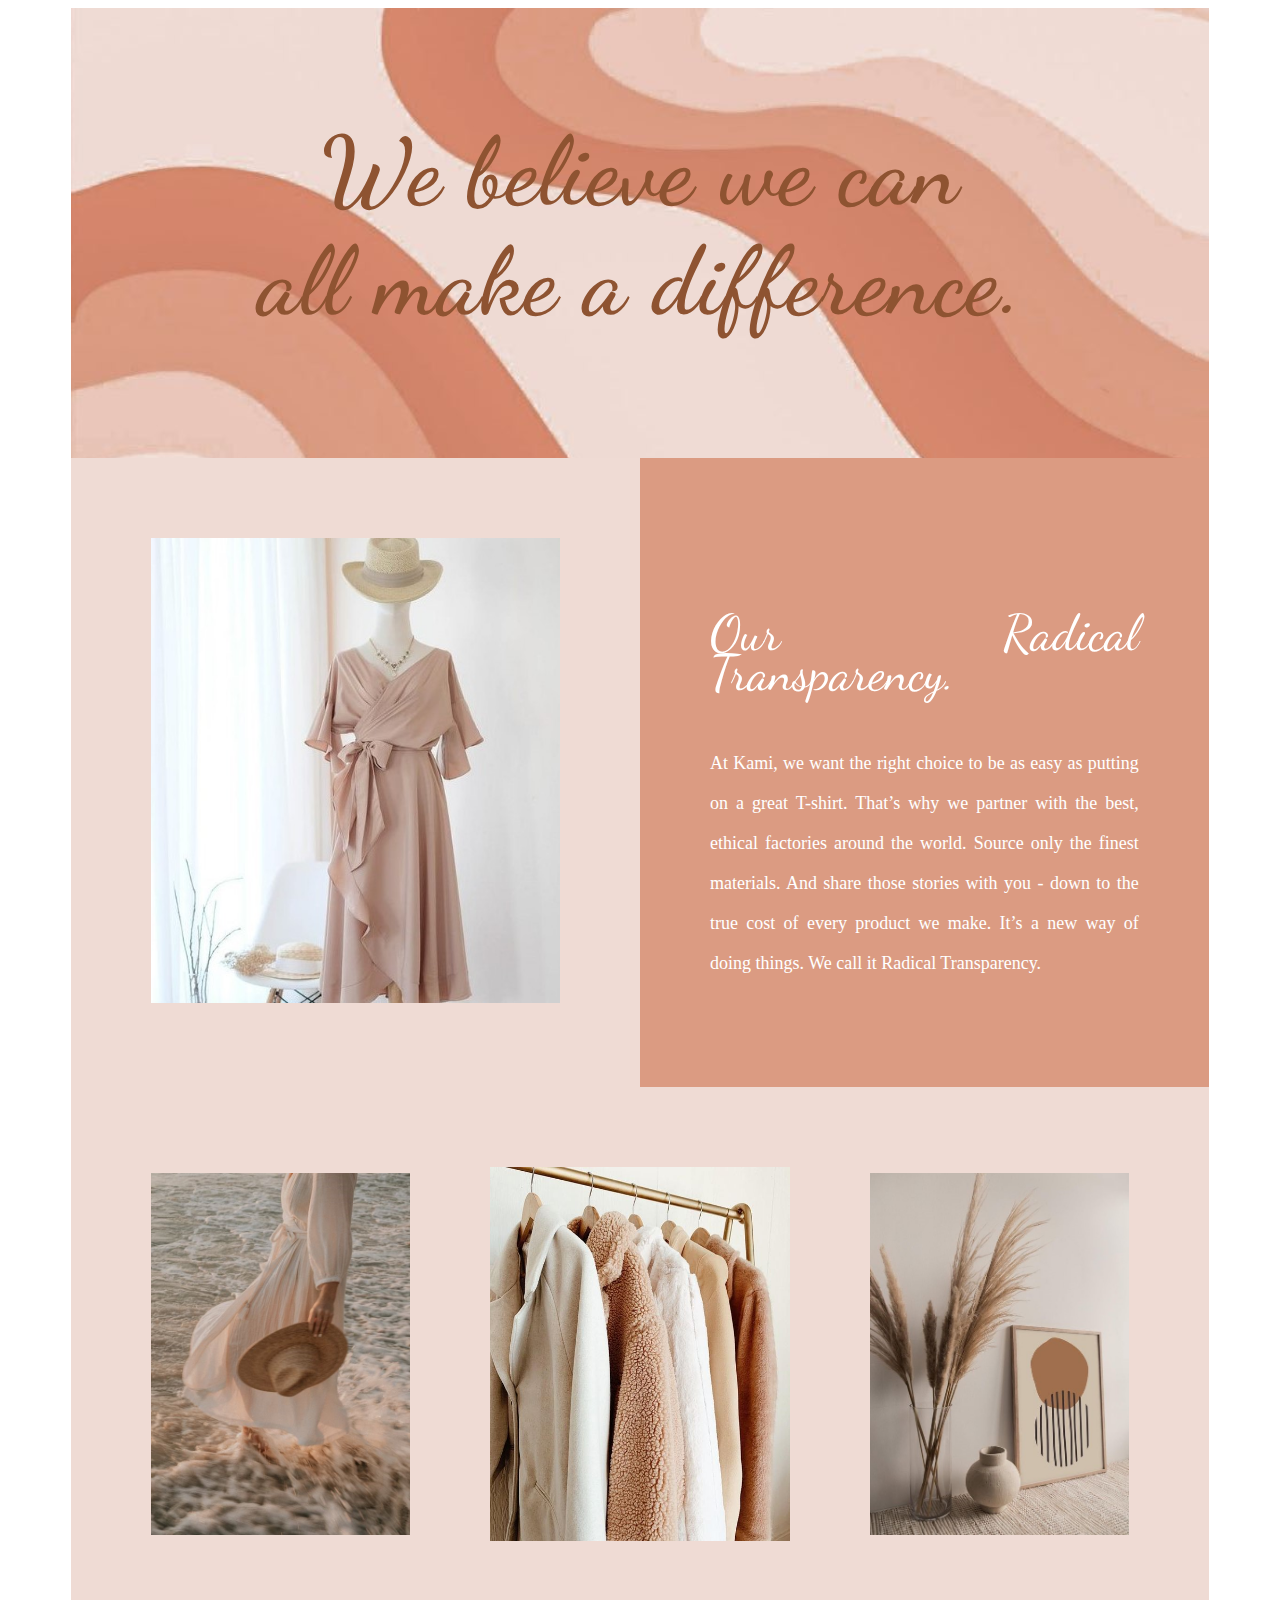
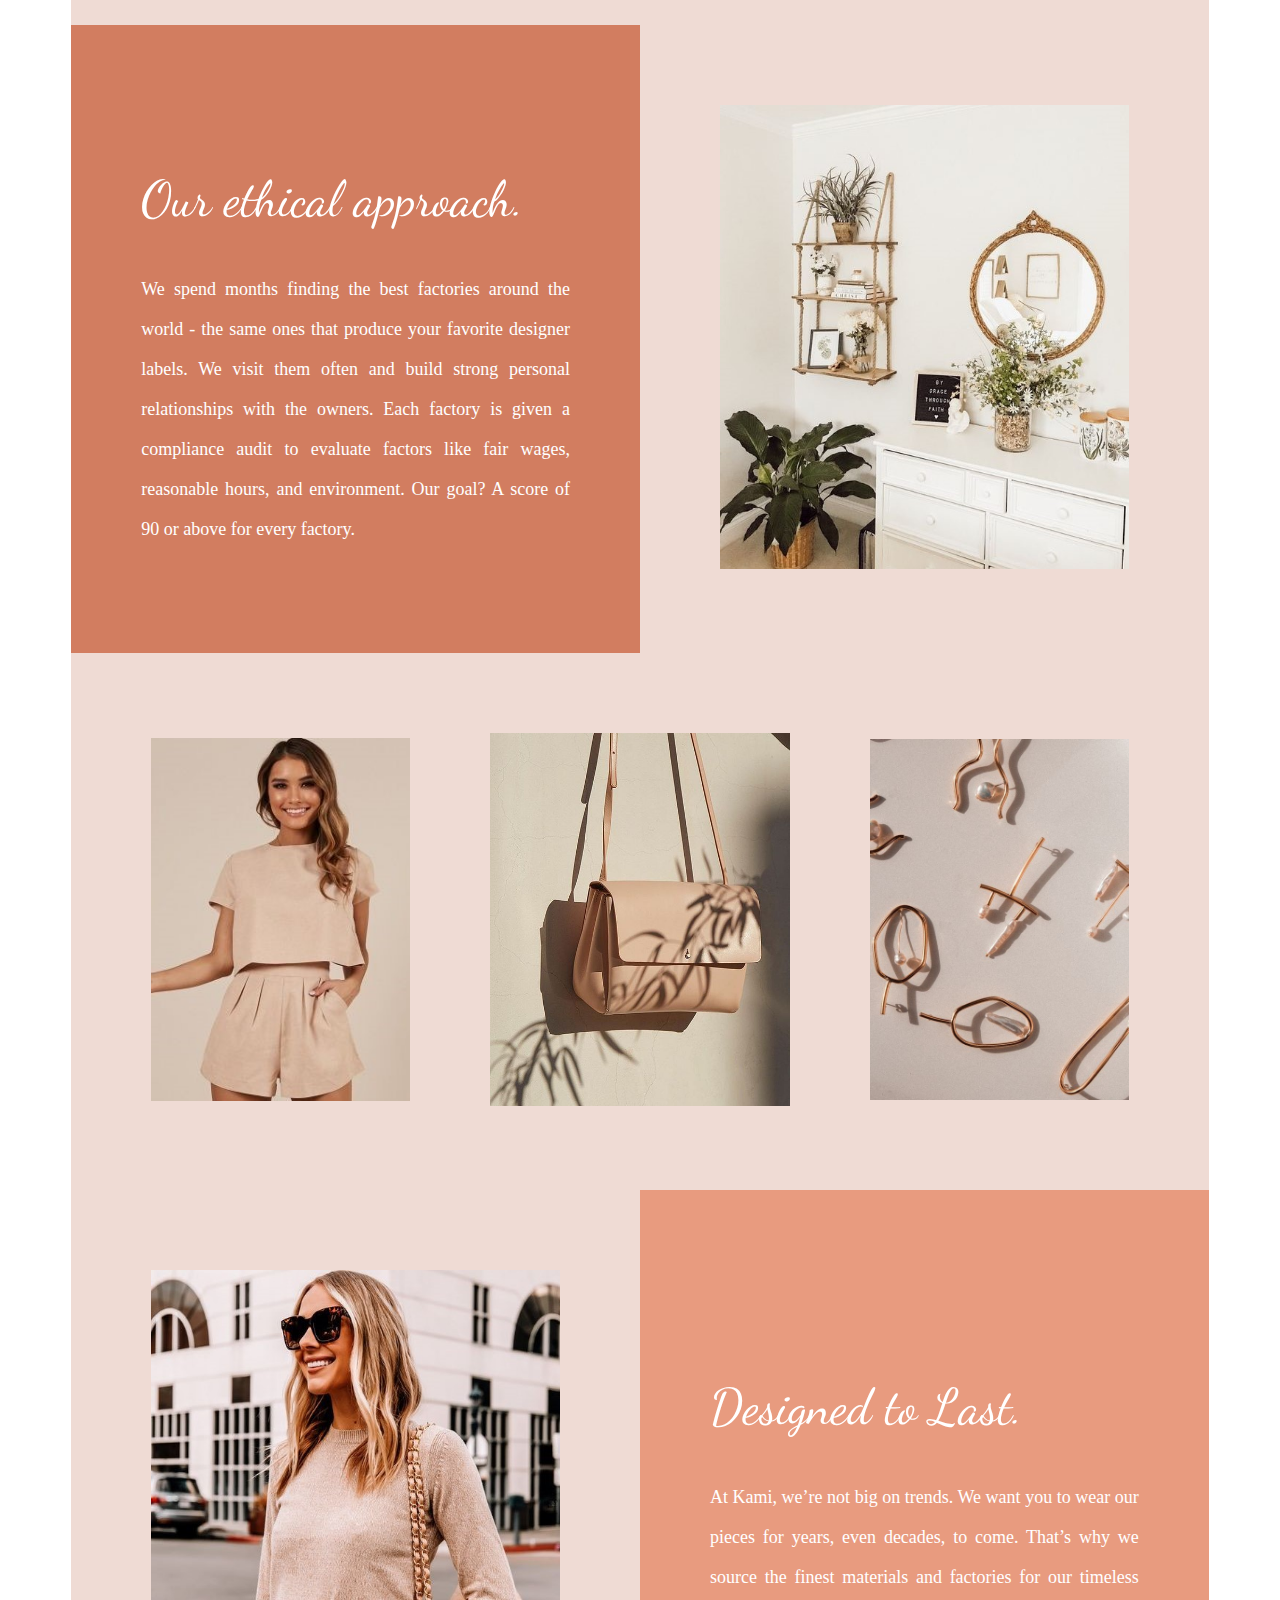
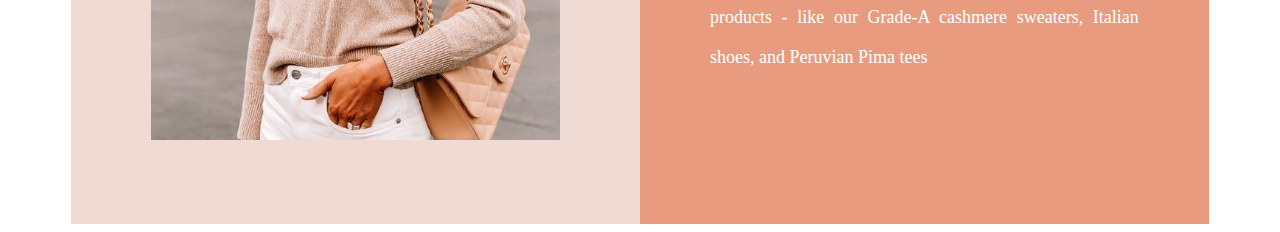
<file: About.html>
<!DOCTYPE html>
<html lang="en">
<head>
    <meta charset="UTF-8">
    <meta name="viewport" content="width=device-width, initial-scale=1.0">
    <link rel="icon" href="Images_Main/favicon.ico" type="image/x-icon"/>
    <link href="https://fonts.googleapis.com/css2?family=Averia+Serif+Libre:wght@700&family=Josefin+Sans&family=Montserrat:wght@500&display=swap" rel="stylesheet">
    <link href="https://fonts.googleapis.com/css2?family=Dancing+Script:wght@600&display=swap" rel="stylesheet">
    <style>
        table {
               border-collapse: separate;
               border-spacing: 0px 0px;

       }
   </style>
    <title>Kami</title>
</head>
<body>
    <table align="center" style="width: 90%;">
        <tr style="background-image: url(Images_About/1.jpg); background-size: 100%; font-family: 'Dancing Script', cursive; color: #8e5331; text-align: center; height: 450px;">
            <td>
                <p style="font-size: 95px; line-height: 110px; font-weight: 600; padding-bottom: 13px; letter-spacing: 1px;">
                We believe we can <br>
                all make a difference. 
                </p>
            </td>
        </tr>
        <tr>
            <table align="center" style="width: 90%;">
                <tr>
                    <td style="width: 50%; padding: 80px; background-color: #efdbd4;">
                        <img src="Images_About/2.jpg" alt="About" width="100%">
                    </td>
                    <td style="width: 50%; background-color: #db9b82; text-align: justify; font-family: 'Arvo', serif; color: white; font-size: 18px; padding-left: 70px; padding-right: 70px; line-height: 40px;">
                        <p style="font-family: 'Dancing Script', cursive; font-size: 50px"> Our Radical Transparency. </p>
                        At Kami, we want the right choice to be as
                        easy as putting on a great T-shirt. That’s why we  
                        partner with the best, ethical factories around 
                        the world. Source only the finest materials. And 
                        share those stories with you - down to the true 
                        cost of every product we make. It’s a new way of
                        doing things. We call it Radical Transparency.
                    </td>
                </tr>
            </table>
        </tr>
        <tr>
            <table align="center" style="width: 90%;">
                <tr style="background-color: #efdbd4;">
                    <td style="width: 33.33%; padding-left: 80px; padding-top: 80px; padding-bottom: 80px; padding-right: 40px;">
                        <img src="Images_About/3.jpg" alt="About" width="100%">
                    </td>
                    <td style="width: 33.33%; padding-left: 40px; padding-top: 80px; padding-bottom: 80px; padding-right: 40px; ">
                        <img src="Images_About/5.jpg" alt="About" width="100%">
                    </td>
                    <td style="width: 33.33%; padding-left: 40px; padding-top: 80px; padding-bottom: 80px; padding-right: 80px;">
                        <img src="Images_About/4.jpg" alt="About" width="100%">
                    </td>
                </tr>
            </table>
        </tr>
        <tr>
            <table align="center" style="width: 90%;">
                <tr>
                    <td style="width: 50%; background-color: #d27d60; text-align: justify; font-family: 'Arvo', serif; color: white; font-size: 18px; padding-left: 70px; padding-right: 70px; line-height: 40px;">
                        <p style="font-family: 'Dancing Script', cursive; font-size: 50px"> Our ethical approach. </p>
                        We spend months finding the best factories around 
                        the world - the same ones that produce your favorite 
                        designer labels. We visit them often and build strong personal 
                        relationships with the owners. Each factory is given a compliance 
                        audit to evaluate factors like fair wages, reasonable hours, and environment.
                         Our goal? A score of 90 or above for every factory.
                    </td>
                    <td style="width: 50%; padding: 80px; background-color: #efdbd4;">
                        <img src="Images_About/6.jpg" alt="About" width="100%">
                    </td>
                </tr>
            </table>
        </tr>
        <tr>
            <table align="center" style="width: 90%;">
                <tr style="background-color: #efdbd4;">
                    <td style="width: 33.33%; padding-left: 80px; padding-top: 80px; padding-bottom: 80px; padding-right: 40px;">
                        <img src="Images_About/7.jpg" alt="About" width="100%">
                    </td>
                    <td style="width: 33.33%; padding-left: 40px; padding-top: 80px; padding-bottom: 80px; padding-right: 40px; ">
                        <img src="Images_About/8.jpg" alt="About" width="100%">
                    </td>
                    <td style="width: 33.33%; padding-left: 40px; padding-top: 80px; padding-bottom: 80px; padding-right: 80px;">
                        <img src="Images_About/9.jpg" alt="About" width="100%">
                    </td>
                </tr>
            </table>
        </tr>
        <tr>
            <table align="center" style="width: 90%;">
                <tr>
                    <td style="width: 50%; padding: 80px; background-color: #efdbd4;">
                        <img src="Images_About/10.jpg" alt="About" width="100%">
                    </td>
                    <td style="width: 50%; background-color: #e89b7f; text-align: justify; font-family: 'Arvo', serif; color: white; font-size: 18px; padding-left: 70px; padding-right: 70px; line-height: 40px;">
                        <p style="font-family: 'Dancing Script', cursive; font-size: 50px"> Designed to Last. </p>
                        At Kami, we’re not big on trends. We want you 
                        to wear our pieces for years, even decades, to come. That’s
                        why we source the finest materials and factories for our 
                        timeless products - like our Grade-A cashmere sweaters, Italian shoes, 
                        and Peruvian Pima tees
                    </td>
                </tr>
            </table>
        </tr>
    </table>
</body>
</html>
</file>
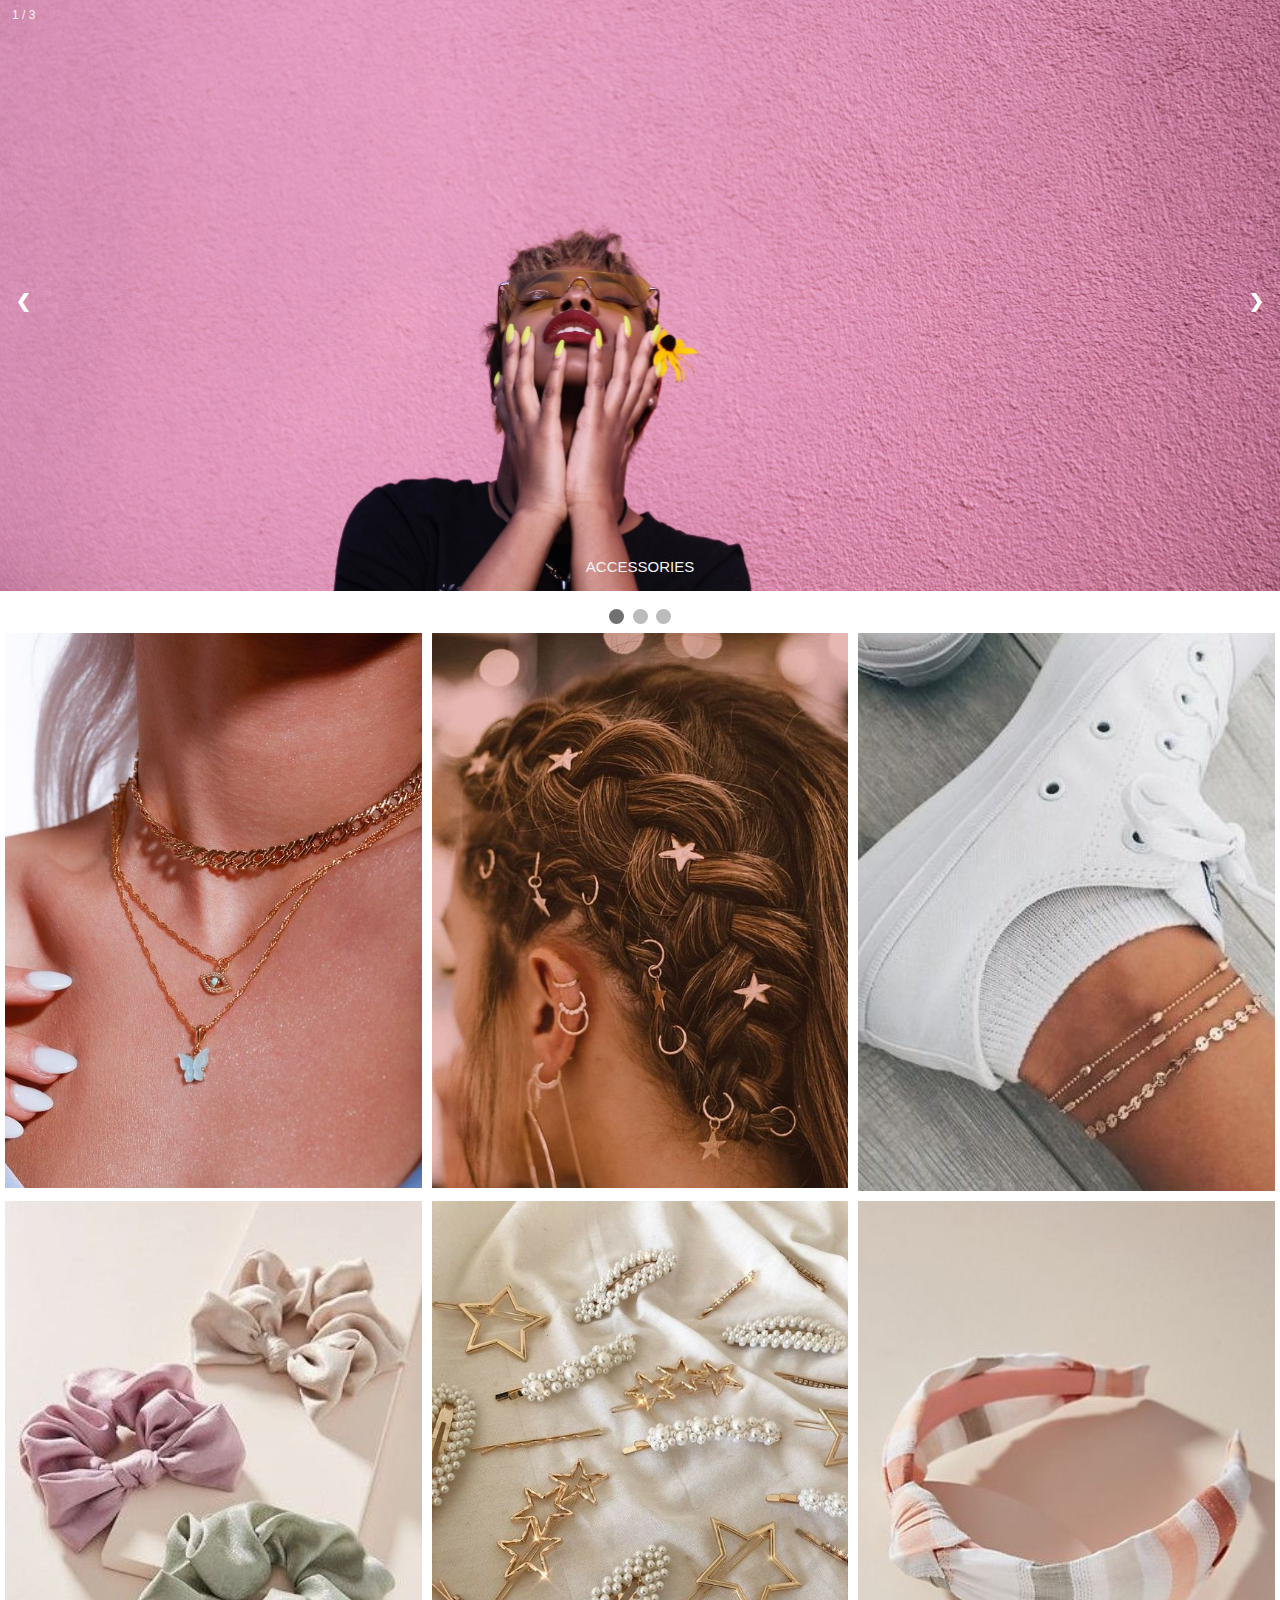
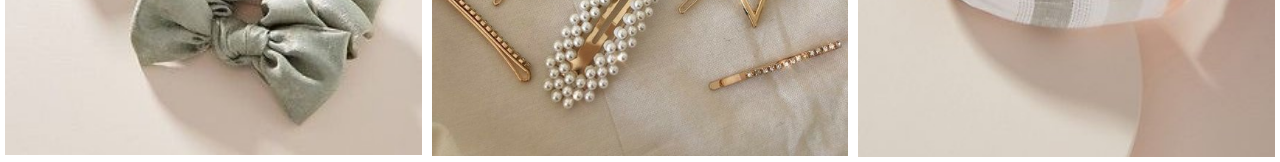
<file: Accessories.html>
<!DOCTYPE html>
<html lang="en">
<head>
    <meta charset="UTF-8">
    <meta name="viewport" content="width=device-width, initial-scale=1.0">
    <link rel="icon" href="Images_Main/favicon.ico" type="image/x-icon" />
    <link href="stylesheet.css" rel="stylesheet">
    <title>Kami</title>
</head>
<body>
    <!-- Slideshow container -->
<div class="slideshow-container">

    <!-- Full-width images with number and caption text -->
    <div class="mySlides fade">
      <div class="numbertext">1 / 3</div>
      <img src="Images_Accessories/1.jpg" style="width:100%">
      <div class="text">ACCESSORIES</div>
    </div>
  
    <div class="mySlides fade">
      <div class="numbertext">2 / 3</div>
      <img src="Images_Accessories/2.jpg" style="width:100%">
      <div class="text">ACCESSORIES</div>
    </div>
  
    <div class="mySlides fade">
      <div class="numbertext">3 / 3</div>
      <img src="Images_Accessories/3.jpeg" style="width:100% ">
      <div class="text">ACCESSORIES</div>
    </div>
  
    <!-- Next and previous buttons -->
    <a class="prev" onclick="plusSlides(-1)">&#10094;</a>
    <a class="next" onclick="plusSlides(1)">&#10095;</a>
  </div>
  <br>
  
  <!-- The dots/circles -->
  <div style="text-align:center">
    <span class="dot" onclick="currentSlide(1)"></span>
    <span class="dot" onclick="currentSlide(2)"></span>
    <span class="dot" onclick="currentSlide(3)"></span>
  </div>
  <script type="text/javascript" src="file.js"></script>

  <div class="row">
    <div class="column">
      <img src="Images_Accessories/4.jpg" alt="Snow" style="width:100%">
    </div>
    <div class="column">
      <img src="Images_Accessories/5.jpg" alt="Forest" style="width:100%">
    </div>
    <div class="column">
      <img src="Images_Accessories/6.jpg" alt="Mountains" style="width:100%">
    </div>
  </div>
  <div class="row">
    <div class="column">
      <img src="Images_Accessories/7.jpg" alt="Snow" style="width:100%">
    </div>
    <div class="column">
      <img src="Images_Accessories/8.jpg" alt="Forest" style="width:100%">
    </div>
    <div class="column">
      <img src="Images_Accessories/9.jpg" alt="Mountains" style="width:100%">
    </div>
  </div>
</body>
</html>
</file>
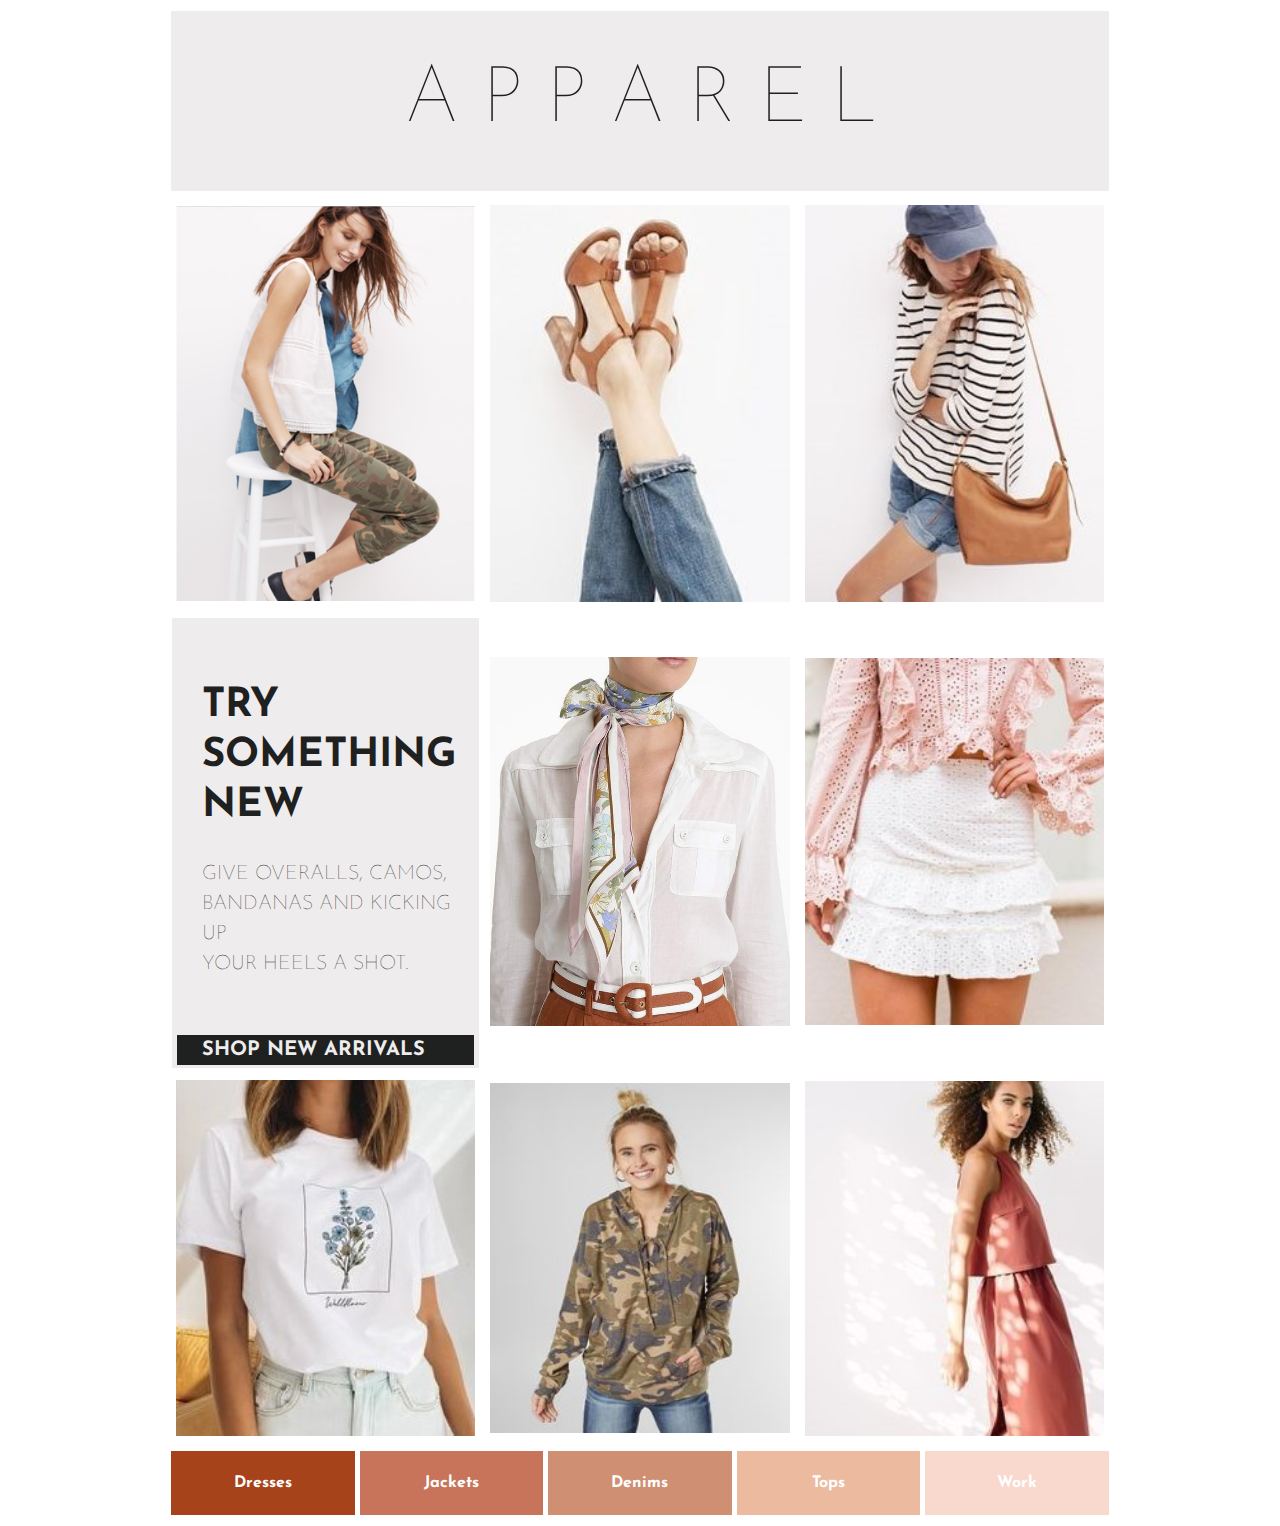
<file: Apparel.html>
<!DOCTYPE html>
<html lang="en">
<head>
    <meta charset="UTF-8">
    <meta name="viewport" content="width=device-width, initial-scale=1.0">
    <link rel="icon" href="Images_Main/favicon.ico" type="image/x-icon"/>
    <link href="https://fonts.googleapis.com/css2?family=Averia+Serif+Libre:wght@700&family=Josefin+Sans&family=Montserrat:wght@500&display=swap" rel="stylesheet">
    <link href="https://fonts.googleapis.com/css2?family=Dancing+Script:wght@600&display=swap" rel="stylesheet">
    <title>Kami</title>
    <style>
         table {
                border-collapse: separate;
                border-spacing: 5px 3px;

        }
    </style>
</head>
<body>
    <table align="center" style="width: 75%;">
        <tr style="font-family: 'Josefin Sans'; color: #1f2120; font-size: 78px; font-weight: lighter; text-align: center; height: 180px; background-color: #eeeced;">
            <td>
                A P P A R E L
            </td>
        </tr>
        <tr>
            <table align="center" style="width: 75%;">
                <tr>
                    <td style="width: 33.33%; padding: 5px;">
                    <img width="100%" src="Images_Apparel/1.PNG" alt="1">
                    </td>
                    <td style="width: 33.33%; padding: 5px;">
                        <img width="100%" src="Images_Apparel/2.jpg" alt="2">
                    </td>
                    <td style="width: 33.33%; padding: 5px;">
                        <img width="100%" src="Images_Apparel/3.jpg" alt="3">
                    </td>
                </tr>
            </table>
        </tr>
        <tr>
            <td>
                <table align="center" style="width: 75%;">
                    <tr>
                        <td>
                            <table align="center" style="width: 100%; height: 450px; background-color: #eeeced;">
                                <tr>
                                    <td style=" padding-left: 25px; line-height: 50px; vertical-align: bottom; padding-bottom: 5px; font-family: 'Josefin Sans'; color: #1f2120; font-weight: bold; background-color: #eeeced; text-align: left; font-size: 40px;">
                                        TRY <br> SOMETHING <br> NEW 
                                    </td>
                                </tr>
                                <tr>
                                    <td style="padding-left: 25px; line-height: 30px; vertical-align: top; padding-top: 20px; font-family: 'Josefin Sans'; color: #1f2120; font-weight: lighter; background-color: #eeeced; text-align: left; font-size: 20px;">
                                        GIVE OVERALLS, CAMOS, <br> BANDANAS AND KICKING UP <br> YOUR HEELS A SHOT.
                                    </td>
                                </tr>
                                <tr>
                                    <td style="padding-left: 25px; background-color: #1f2120; color: #eeeced; font-family: 'Josefin Sans'; font-size: 20px; font-weight: bold;">
                                        SHOP NEW ARRIVALS
                                    </td>
                                </tr>
                            </table>
                        </td>
                        <td style="width: 33.33%; padding: 5px;">
                            <img width="100%" src="Images_Apparel/4.jpg" alt="4">
                        </td>
                        <td style="width: 33.33%; padding: 5px;">
                            <img width="100%" src="Images_Apparel/5.jpg" alt="5">
                        </td>
                    </tr>
                </table>
            </td>
        </tr>
        <tr>
            <table align="center" style="width: 75%;">
                <tr>
                    <td style="width: 33.33%; padding: 5px;">
                    <img width="100%" src="Images_Apparel/6.jpg" alt="1">
                    </td>
                    <td style="width: 33.33%; padding: 5px;">
                        <img width="100%" src="Images_Apparel/7.jpg" alt="2">
                    </td>
                    <td style="width: 33.33%; padding: 5px;">
                        <img width="100%" src="Images_Apparel/8.jpg" alt="3">
                    </td>
                </tr>
            </table>
        </tr>
        <tr>
            <td>
                <table align="center" style="width: 75%; font-family: 'Josefin Sans'; font-weight: bold; text-align: center; color: white; height: 70px;">
                    <tr>
                        <td style="width: 20%; background-color: #a6431a;">
                            Dresses
                        </td>
                        <td style="width: 20%; background-color: #c8745a;">
                            Jackets
                        </td>
                        <td style="width: 20%; background-color: #cf8f73;">
                            Denims
                        </td>
                        <td style="width: 20%; background-color: #ecba9f;">
                            Tops
                        </td>
                        <td style="width: 20%; background-color: #f9d9ce;">
                            Work
                        </td>
                    </tr>
                </table>
            </td>
        </tr>
    </table>
</body>
</html>
</file>
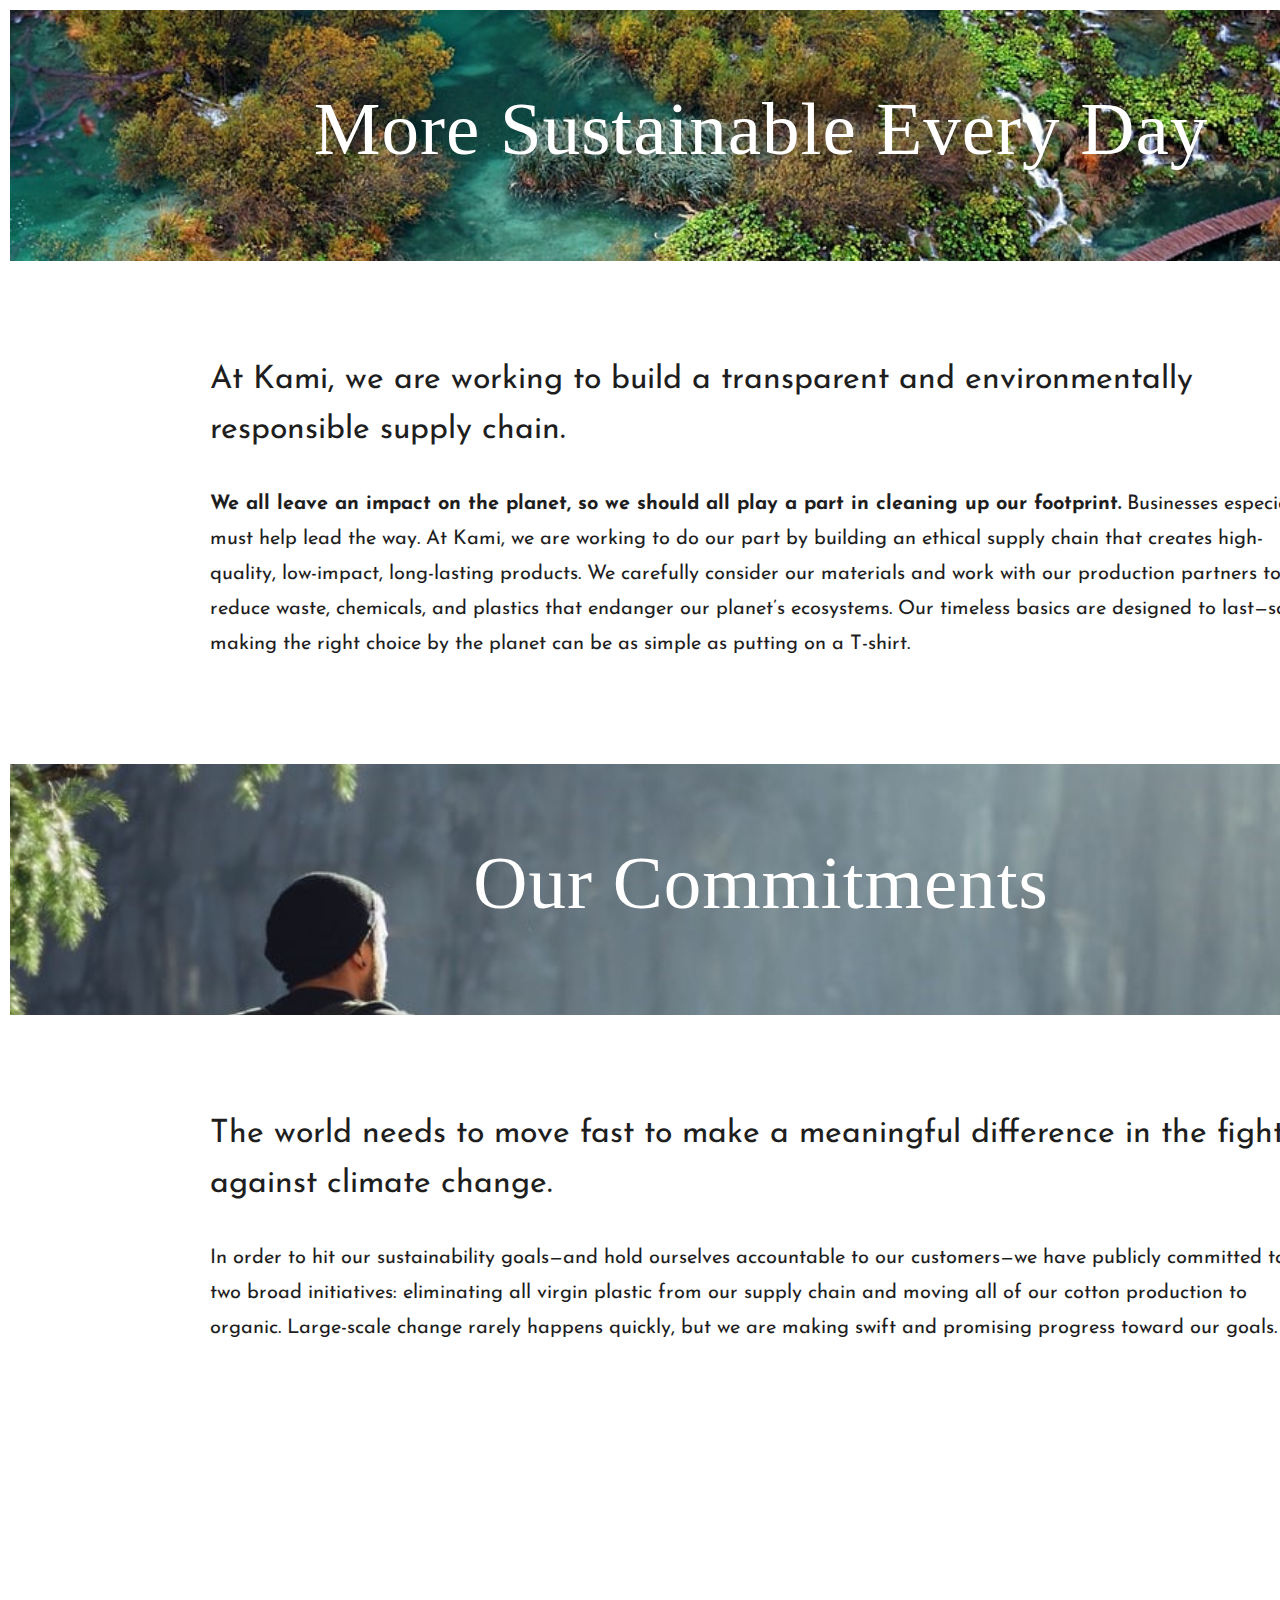
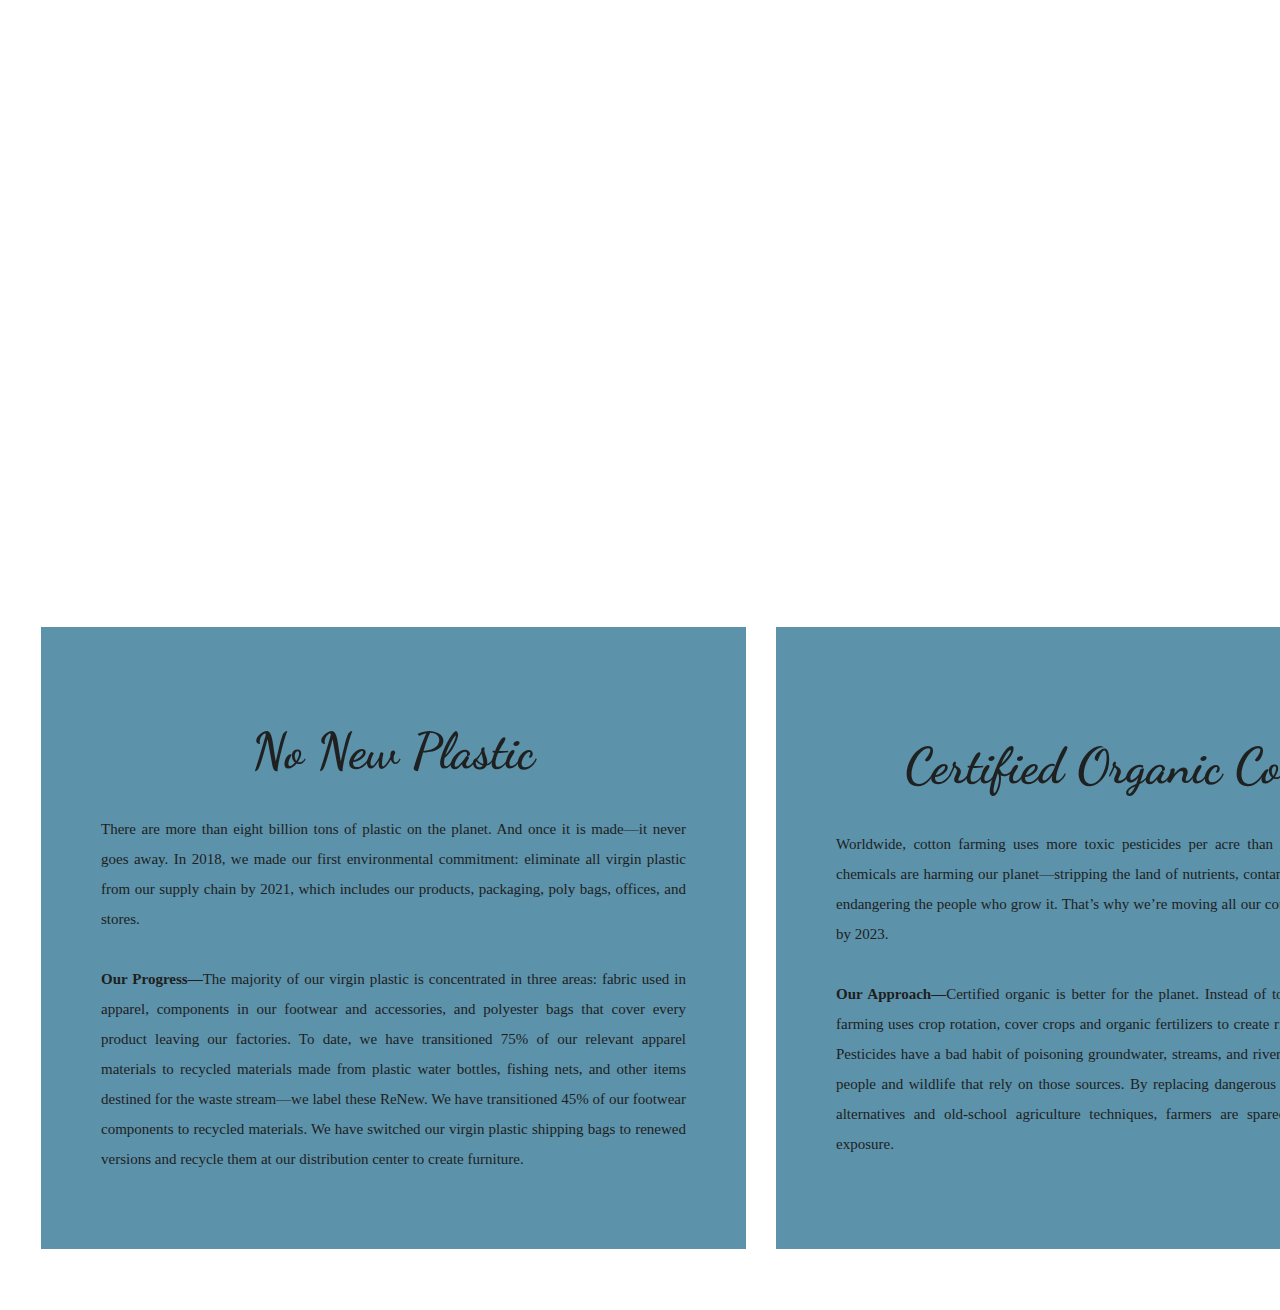
<file: CSR.html>
<!DOCTYPE html>
<html lang="en">
<head>
    <meta charset="UTF-8">
    <meta name="viewport" content="width=device-width, initial-scale=1.0">
    <link rel="icon" href="Images_Main/favicon.ico" type="image/x-icon"/>
    <link href="https://fonts.googleapis.com/css2?family=Averia+Serif+Libre:wght@700&family=Josefin+Sans&family=Montserrat:wght@500&display=swap" rel="stylesheet">
    <link href="https://fonts.googleapis.com/css2?family=Dancing+Script:wght@600&display=swap" rel="stylesheet">
    <title>Kami</title>
</head>
<body>
    <table align="center" style="width: 100%;">
        <tr style="background-image: url(Images_CSR/1.jpg); background-size: 100%; font-family: 'Arvo', serif; color: white; text-align: center; height: 250px;">
            <td>
                <p style="font-size: 75px; font-weight: 300; padding-bottom: 13px; letter-spacing: 1px;">
                    More Sustainable Every Day
                </p>
            </td>
        </tr>
        <tr>
            <td style=" font-family: 'Josefin Sans', sans-serif; padding-top: 60px; padding-bottom: 80px; padding-left: 200px; padding-right: 200px; line-height: 35px;">
                <p style="font-size: xx-large; line-height: 50px; color: #1e1e1e;">
                At Kami, we are working to build a transparent and environmentally responsible supply chain.
                </p>
                <p style="font-size: 20px; color: #1e1e1e;">
                    <b>We all leave an impact on the planet, so we should all play a part in cleaning up our footprint.</b>
                    Businesses especially must help lead the way. At Kami, we are working to do our part by building an ethical supply chain that creates high-quality, low-impact, long-lasting products. We carefully consider our materials and work with our production partners to reduce waste, chemicals, and plastics that endanger our planet’s ecosystems. Our timeless basics are designed to last—so making the right choice by the planet can be as simple as putting on a T-shirt.
                </p>
            </td>
        </tr>
        <tr style="background-image: url(Images_CSR/2.jpg); background-size: 100%; font-family: 'Arvo', serif; color: white; text-align: center; height: 250px;">
            <td>
                <p style="font-size: 75px; font-weight: 300; padding-bottom: 13px; letter-spacing: 1px;">
                    Our Commitments
                </p>
            </td>
        </tr>
        <tr>
            <td style=" font-family: 'Josefin Sans', sans-serif; padding-top: 60px; padding-bottom: 80px; padding-left: 200px; padding-right: 200px; line-height: 35px;">
                <p style="font-size: xx-large; line-height: 50px; color: #1e1e1e;">
                    The world needs to move fast to make a meaningful difference in the fight against climate change.
                </p>
                <p style="font-size: 20px; color: #1e1e1e;">
                    In order to hit our sustainability goals—and hold ourselves accountable to our customers—we have publicly committed to two broad initiatives: eliminating all virgin plastic from our supply chain and moving all of our cotton production to organic. Large-scale change rarely happens quickly, but we are making swift and promising progress toward our goals.
                </p>
            </td>
        </tr>
        <tr>
            <td>
                <iframe width="1400" height="700" src="https://www.youtube.com/embed/7i4JSzB8VlU" frameborder="0" allow="accelerometer; autoplay; clipboard-write; encrypted-media; gyroscope; picture-in-picture" allowfullscreen style="padding-left: 50px; padding-right: 50px; padding-bottom: 70px;"></iframe>
            </td>
        </tr>
        <tr>
            <td>
                <table style="width: 100%; border-collapse: separate; border-spacing: 30px 0px; padding-bottom: 50px;">
                    <tr>
                        <td style="width: 50%; background-color: #5c92aa; padding: 60px;">
                            <h1 style="font-family: 'Dancing Script', cursive; color: #1f2120; text-align: center; font-size: 50px;">
                              No New Plastic
                            </h1>
                            <p style="font-family: 'Arvo', serif; color: #1e1e1e; text-align: justify; line-height: 30px; font-size: 15px;">
                                There are more than eight billion tons of plastic on the planet. And once it is made—it never goes away. In 2018, we made our first environmental commitment: eliminate all virgin plastic from our supply chain by 2021, which includes our products, packaging, poly bags, offices, and stores.
                                <br> <br> 
                                <b>Our Progress—</b>The majority of our virgin plastic is concentrated in three areas: fabric used in apparel, components in our footwear and accessories, and polyester bags that cover every product leaving our factories. To date, we have transitioned 75% of our relevant apparel materials to recycled materials made from plastic water bottles, fishing nets, and other items destined for the waste stream—we label these ReNew. We have transitioned 45% of our footwear components to recycled materials. We have switched our virgin plastic shipping bags to renewed versions and recycle them at our distribution center to create furniture.
                            </p>
                        </td>
                        <td style="width: 50%; background-color: #5c92aa; padding: 60px;">
                            <h1 style="font-family: 'Dancing Script', cursive; color: #1f2120; text-align: center; font-size: 50px;">
                              Certified Organic Cotton
                            </h1>
                            <p style="font-family: 'Arvo', serif; color: #1e1e1e; text-align: justify; line-height: 30px; font-size: 15px;">
                                Worldwide, cotton farming uses more toxic pesticides per acre than any other crop. These chemicals are harming our planet—stripping the land of nutrients, contaminating our water, and endangering the people who grow it. That’s why we’re moving all our cotton to certified organic by 2023.
                                <br> <br> 
                                <b>Our Approach—</b>Certified organic is better for the planet. Instead of toxic pesticides, organic farming uses crop rotation, cover crops and organic fertilizers to create rich life-supporting soil. Pesticides have a bad habit of poisoning groundwater, streams, and rivers, which endangers the people and wildlife that rely on those sources. By replacing dangerous chemicals with natural alternatives and old-school agriculture techniques, farmers are spared dangerous levels of exposure.
                            </p>
                        </td>
                    </tr>
                </table>
            </td>
        </tr>
    </table>
</body>
</html>
</file>
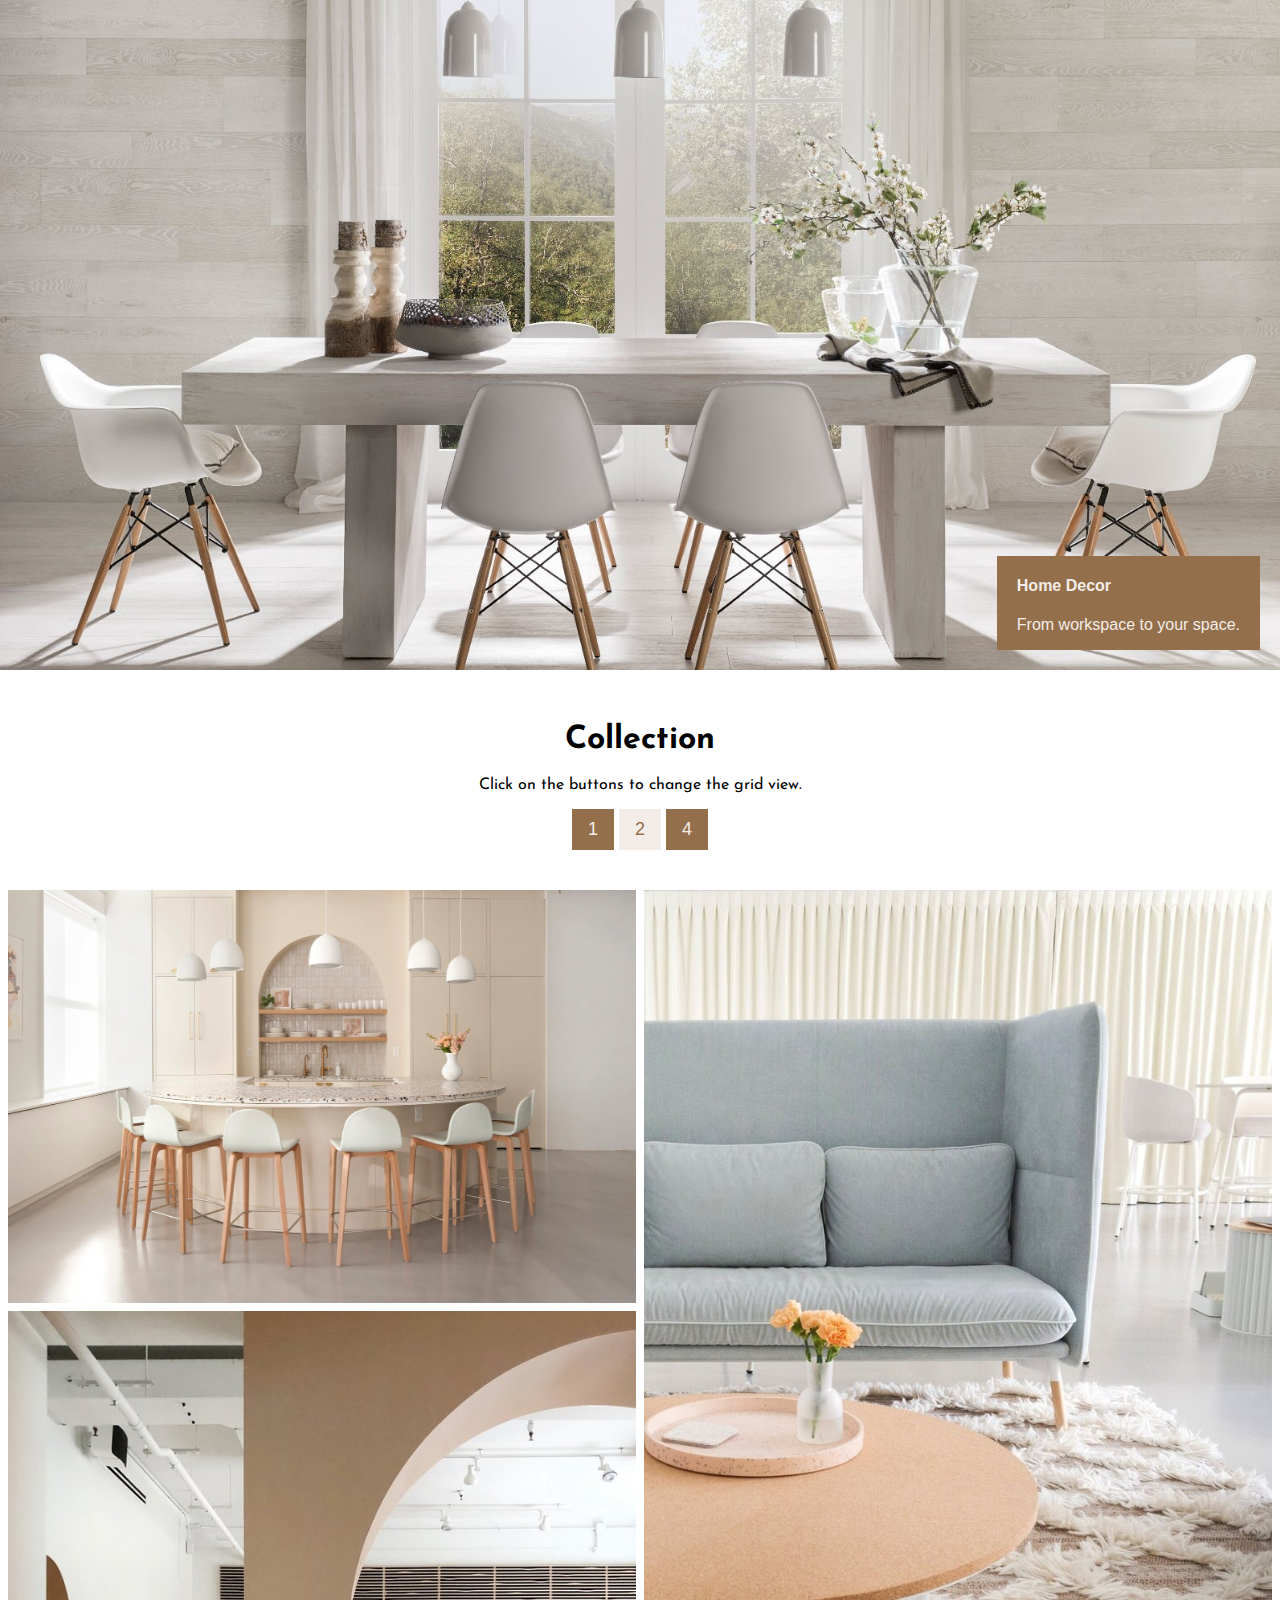
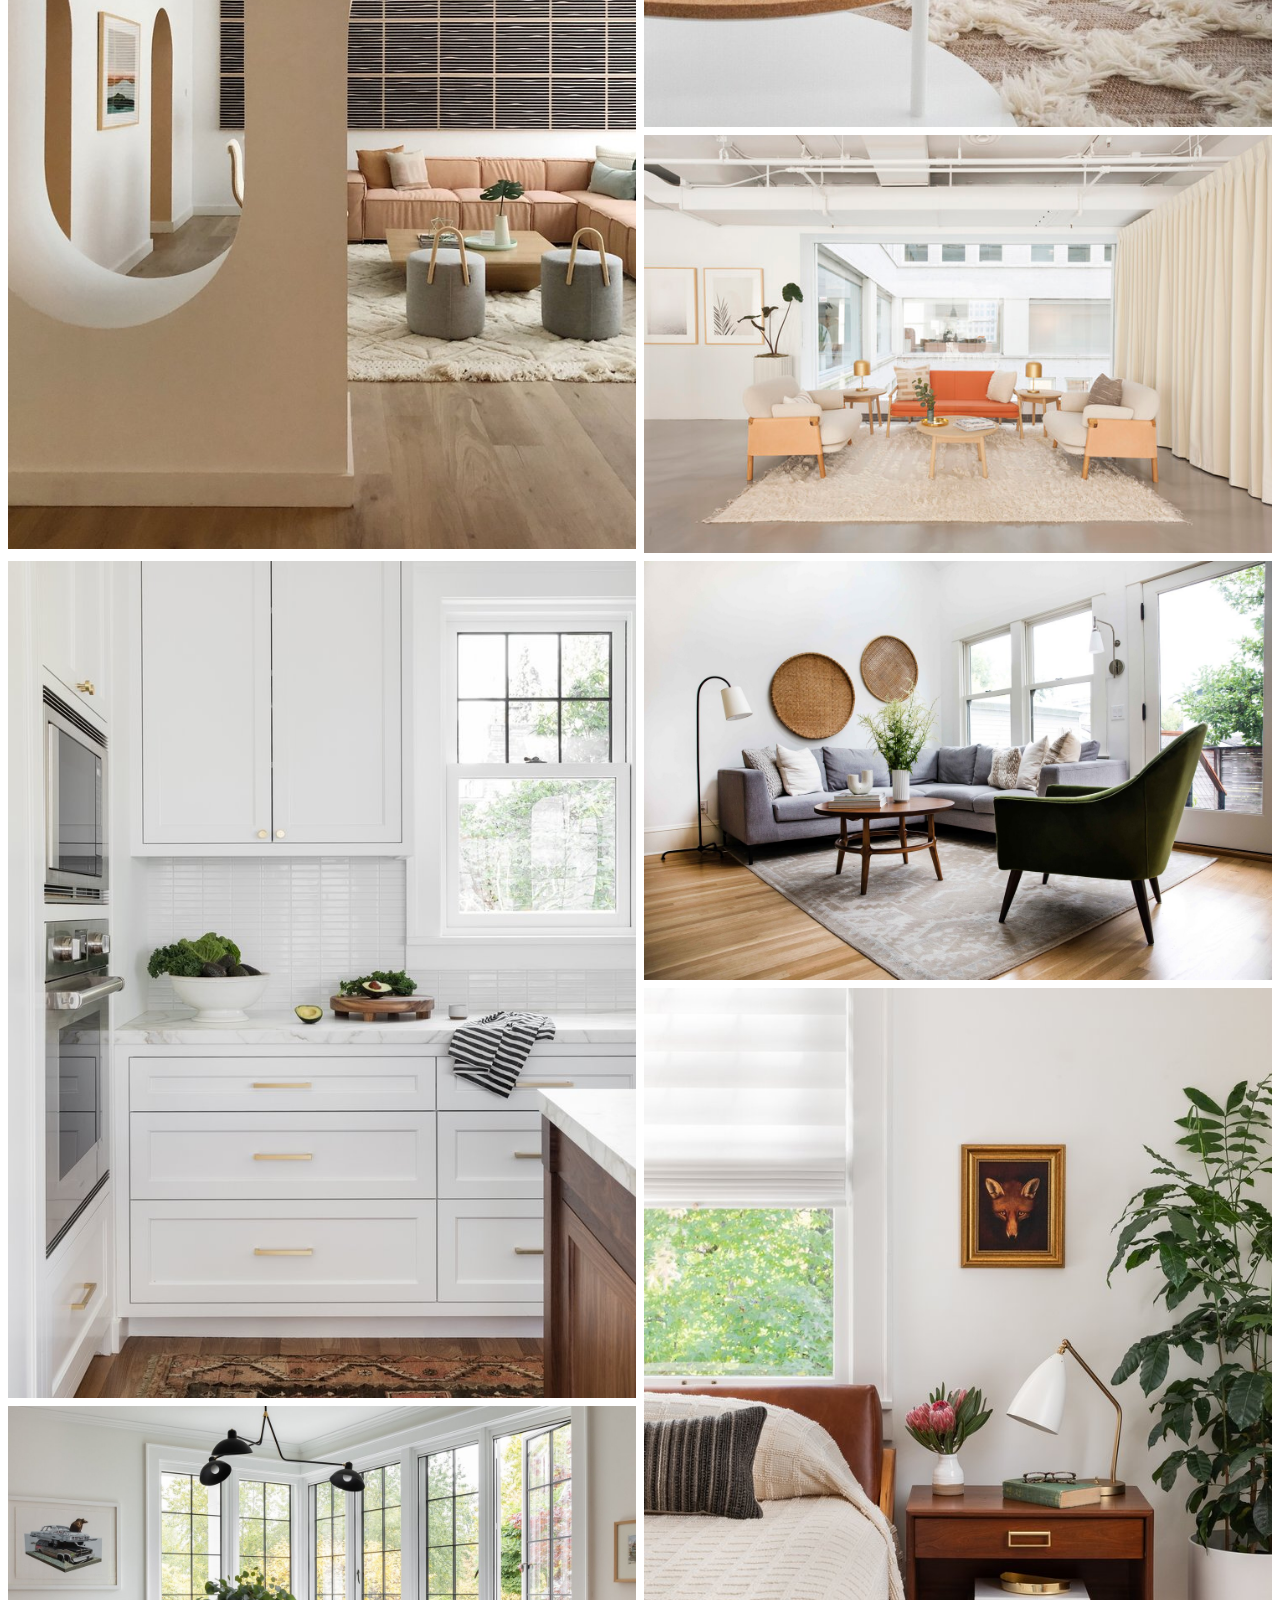
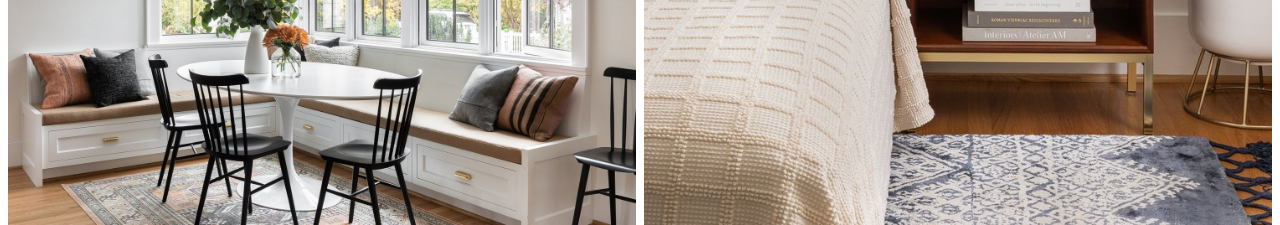
<file: Decor.html>
<!DOCTYPE html>
<html lang="en">
<head>
    <meta charset="UTF-8">
    <meta name="viewport" content="width=device-width, initial-scale=1.0">
    <link rel="icon" href="Images_Main/favicon.ico" type="image/x-icon" />
    <link href="https://fonts.googleapis.com/css2?family=Averia+Serif+Libre:wght@700&family=Josefin+Sans&family=Montserrat:wght@500&display=swap" rel="stylesheet">
    <link href="stylesheet.css" rel="stylesheet">
    <style>
        * {
  box-sizing: border-box;
}

body {
  margin: 0;
  font-family: 'Josefin Sans';
}

.header {
  text-align: center;
  padding: 32px;
}

.row {
  display: -ms-flexbox; /* IE 10 */
  display: flex;
  -ms-flex-wrap: wrap; /* IE 10 */
  flex-wrap: wrap;
  padding: 0 4px;
}

/* Create two equal columns that sits next to each other */
.column {
  -ms-flex: 50%; /* IE 10 */
  flex: 50%;
  padding: 0 4px;
}

.column img {
  margin-top: 8px;
  vertical-align: middle;
}

/* Style the buttons */
.btn {
  border: none;
  outline: none;
  padding: 10px 16px;
  background-color: #936f4b;
  color: #f4ede7;
  cursor: pointer;
  font-size: 18px;
}

.btn:hover {
  background-color: #f4ede7;
  color: #936f4b;
}

.btn.active {
  background-color: #f4ede7;
  color: #936f4b;
}
    </style>
    <title>Kami</title>
</head>
<body>
    <div class="container">
        <img src="Images_Decor/1.jpg" alt="Norway" style="width:100%;">
        <div class="text-block">
          <h4>Home Decor</h4>
          <p>From workspace to your space.</p>
        </div>
      </div>
      <!-- Header -->
<div class="header" id="myHeader">
    <h1>Collection</h1>
    <p>Click on the buttons to change the grid view.</p>
    <button class="btn" onclick="one()">1</button>
    <button class="btn active" onclick="two()">2</button>
    <button class="btn" onclick="four()">4</button>
</div>
<!-- Photo Grid -->
<div class="row"> 
    <div class="column">
      <img src="Images_Decor/2.jpg" style="width:100%">
      <img src="Images_Decor/3.jpg" style="width:100%">
    </div>
    <div class="column">
      <img src="Images_Decor/4.jpg" style="width:100%">
      <img src="Images_Decor/5.jpg" style="width:100%">
    </div>  
    <div class="column">
      <img src="Images_Decor/6.jpg" style="width:100%">
      <img src="Images_Decor/7.jpg" style="width:100%">
    </div>
    <div class="column">
      <img src="Images_Decor/8.jpg" style="width:100%">
      <img src="Images_Decor/9.jpg" style="width:100%">
    </div>
  </div>
      <script>
        // Get the elements with class="column"
        var elements = document.getElementsByClassName("column");
        
        // Declare a loop variable
        var i;
        
        // Full-width images
        function one() {
            for (i = 0; i < elements.length; i++) {
            elements[i].style.msFlex = "100%";  // IE10
            elements[i].style.flex = "100%";
          }
        }
        
        // Two images side by side
        function two() {
          for (i = 0; i < elements.length; i++) {
            elements[i].style.msFlex = "50%";  // IE10
            elements[i].style.flex = "50%";
          }
        }
        
        // Four images side by side
        function four() {
          for (i = 0; i < elements.length; i++) {
            elements[i].style.msFlex = "25%";  // IE10
            elements[i].style.flex = "25%";
          }
        }
        
        // Add active class to the current button (highlight it)
        var header = document.getElementById("myHeader");
        var btns = header.getElementsByClassName("btn");
        for (var i = 0; i < btns.length; i++) {
          btns[i].addEventListener("click", function() {
            var current = document.getElementsByClassName("active");
            current[0].className = current[0].className.replace(" active", "");
            this.className += " active";
          });
        }
        </script>
</body>
</html>
</file>
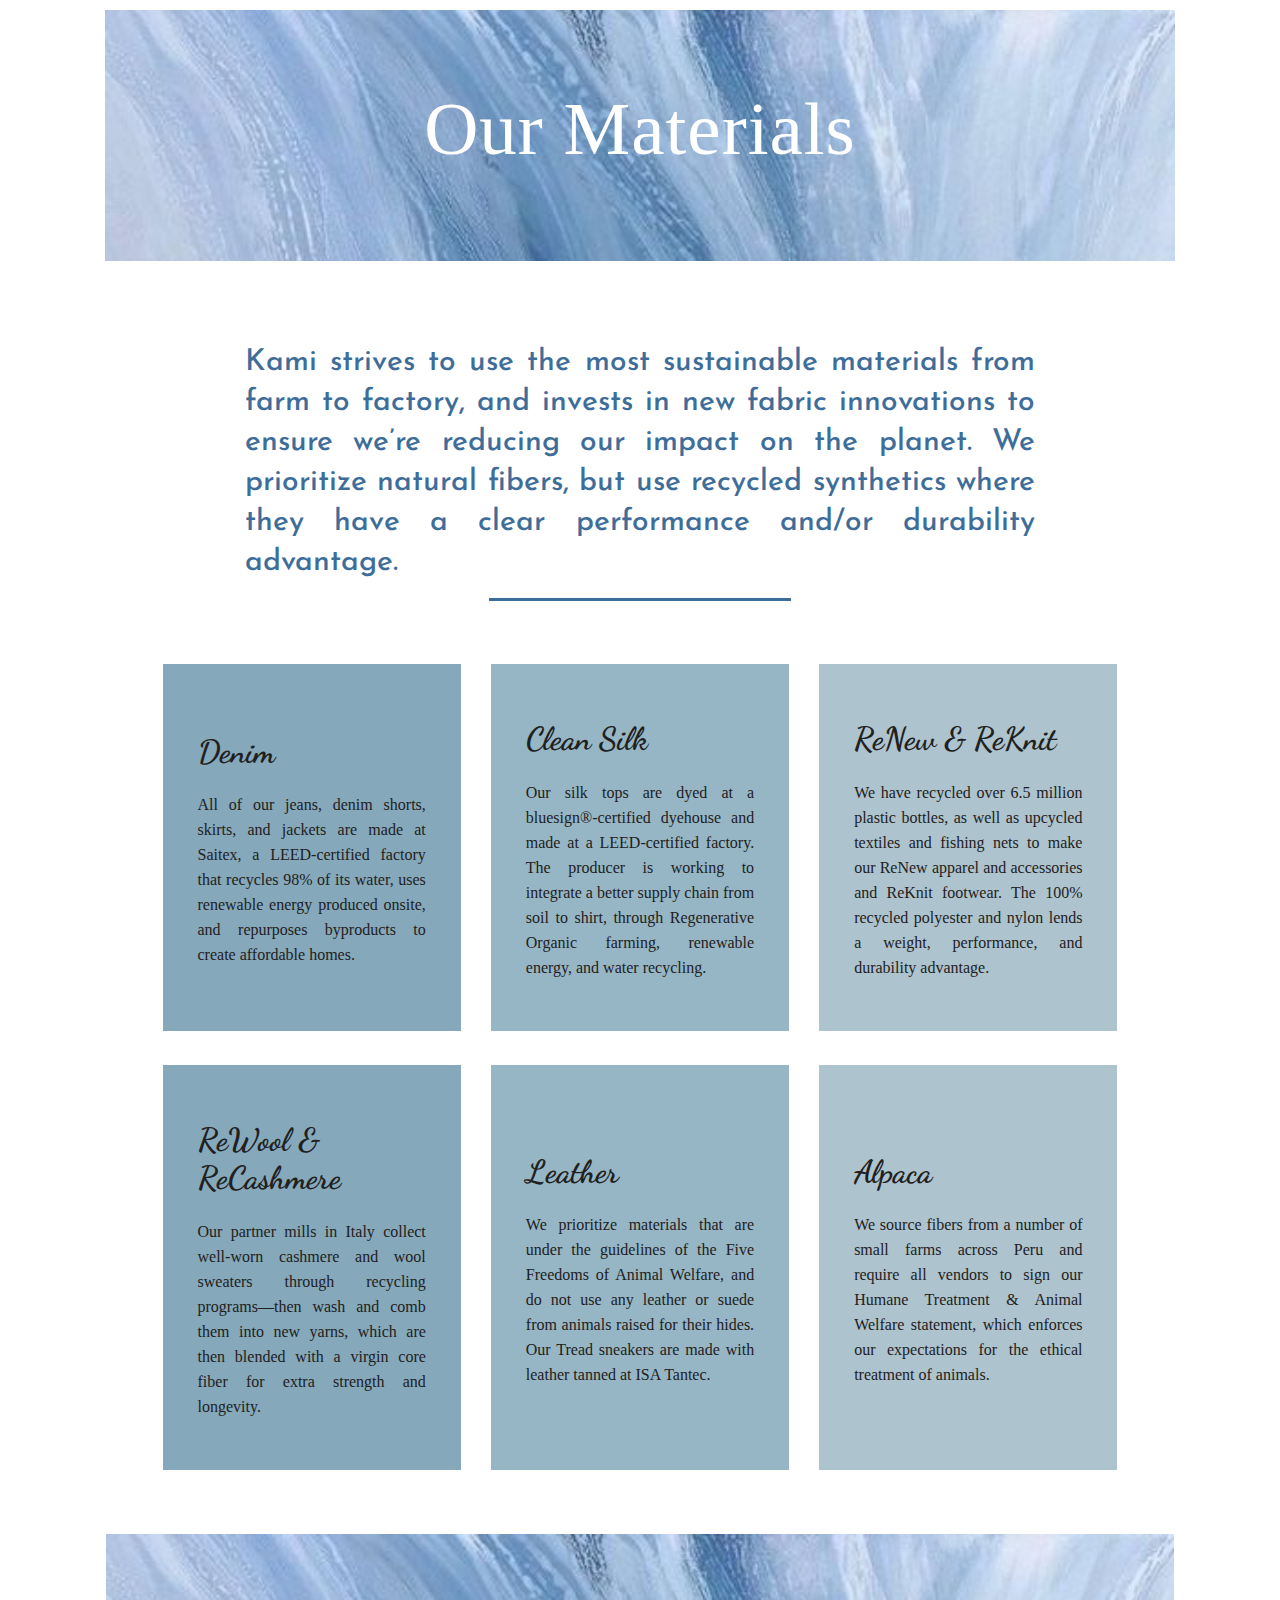
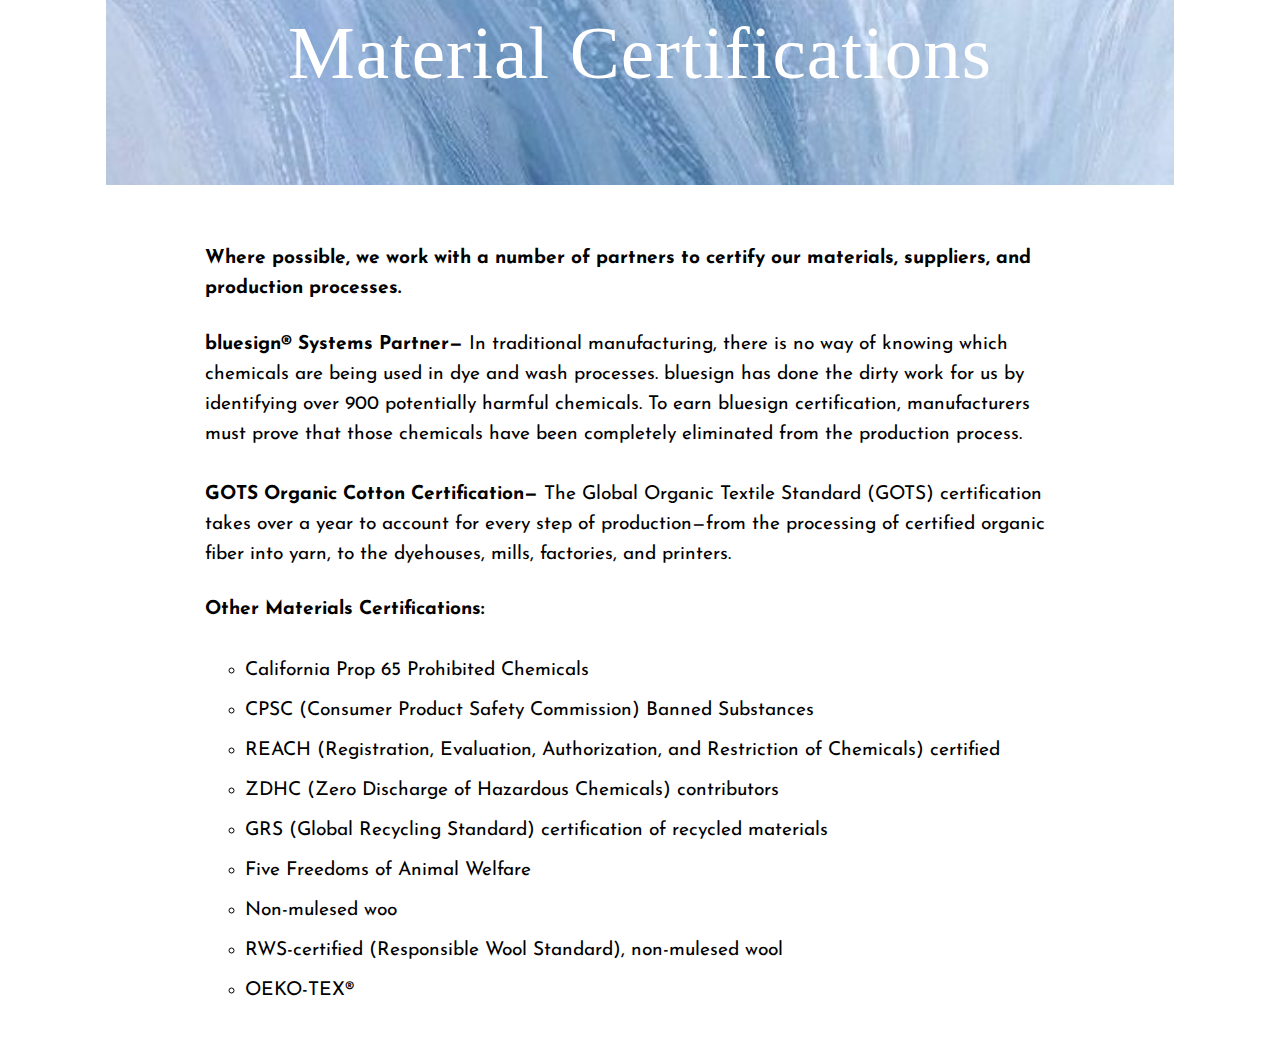
<file: Fabric.html>
<!DOCTYPE html>
<html lang="en">
<head>
    <meta charset="UTF-8">
    <meta name="viewport" content="width=device-width, initial-scale=1.0">
    <link rel="icon" href="Images_Main/favicon.ico" type="image/x-icon"/>
    <link href="https://fonts.googleapis.com/css2?family=Averia+Serif+Libre:wght@700&family=Josefin+Sans&family=Montserrat:wght@500&display=swap" rel="stylesheet">
    <link href="https://fonts.googleapis.com/css2?family=Dancing+Script:wght@600&display=swap" rel="stylesheet">
    <title>Kami</title>
</head>
<body>
    <table align="center" style="width: 85%;">
        <tr style="background-image: url(Images_Fabric/1.jpg); background-size: 100%; font-family: 'Arvo', serif; color: white; text-align: center; height: 250px;">
            <td>
                <p style="font-size: 75px; font-weight: 300; padding-bottom: 13px; letter-spacing: 1px;">
                    Our Materials
                </p>
            </td>
        </tr>
        <tr>
            <td style="padding-top: 80px; padding-bottom: 45px; padding-left: 140px; padding-right: 140px; font-size: 30px; line-height: 40px; font-family: 'Josefin Sans', sans-serif; color: #3e6d99; text-align: justify; font-weight: 500;">
                Kami strives to use the most sustainable materials
                from farm to factory, and invests in new fabric innovations 
                to ensure we’re reducing our impact on the planet. We prioritize 
                natural fibers, but use recycled synthetics where they have a clear 
                performance and/or durability advantage.
                <hr color="#3e6d99" width="300px" size="3px">
            </td>
        </tr>
        <tr>
            <td>
                <table align="center" style="width: 95%; border-collapse: separate; border-spacing: 30px 0px;">
                    <tr>
                        <td style="width: 33.33%; background-color: #85a8bb; padding: 35px;">
                          <h1 style="font-family: 'Dancing Script', cursive; color: #1f2120;">
                            Denim
                          </h1>
                          <p style="font-family: 'Arvo', serif; color: #1f2120; text-align: justify; line-height: 25px;">
                            All of our jeans, denim shorts, skirts, and jackets are made at Saitex, a LEED-certified factory that recycles 98% of its water, uses renewable energy produced onsite, and repurposes byproducts to create affordable homes.
                          </p>
                        </td>
                        <td style="width: 33.33%; background-color: #96b6c5; padding: 35px;">
                            <h1 style="font-family: 'Dancing Script', cursive; color: #1f2120;">
                                Clean Silk
                              </h1>
                              <p style="font-family: 'Arvo', serif; color: #1f2120; text-align: justify; line-height: 25px;">
                                Our silk tops are dyed at a bluesign®-certified dyehouse and made at a LEED-certified factory. The producer is working to integrate a better supply chain from soil to shirt, through Regenerative Organic farming, renewable energy, and water recycling.
                              </p>
                        </td>
                        <td style="width: 33.33%; background-color: #adc3ce; padding: 35px;">
                            <h1 style="font-family: 'Dancing Script', cursive; color: #1f2120;">
                                ReNew & ReKnit
                              </h1>
                              <p style="font-family: 'Arvo', serif; color: #1f2120; text-align: justify; line-height: 25px;">
                                We have recycled over 6.5 million plastic bottles, as well as upcycled textiles and fishing nets to make our ReNew apparel and accessories and ReKnit footwear. The 100% recycled polyester and nylon lends a weight, performance, and durability advantage.
                              </p>
                        </td>
                    </tr>
                </table>
            </td>
        </tr>
        <tr>
            <td>
                <table align="center" style="width: 95%; border-collapse: separate; border-spacing: 30px 30px;">
                    <tr>
                        <td style="width: 33.33%; background-color: #85a8bb; padding: 35px;">
                          <h1 style="font-family: 'Dancing Script', cursive; color: #1f2120;">
                            ReWool & ReCashmere
                          </h1>
                          <p style="font-family: 'Arvo', serif; color: #1f2120; text-align: justify; line-height: 25px;">
                            Our partner mills in Italy collect well-worn cashmere and wool sweaters through recycling programs—then wash and comb them into new yarns, which are then blended with a virgin core fiber for extra strength and longevity.
                          </p>
                        </td>
                        <td style="width: 33.33%; background-color: #96b6c5; padding: 35px;">
                            <h1 style="font-family: 'Dancing Script', cursive; color: #1f2120;">
                                Leather
                              </h1>
                              <p style="font-family: 'Arvo', serif; color: #1f2120; text-align: justify; line-height: 25px;">
                                We prioritize materials that are under the guidelines of the Five Freedoms of Animal Welfare, and do not use any leather or suede from animals raised for their hides. Our Tread sneakers are made with leather tanned at ISA Tantec.
                              </p>
                        </td>
                        <td style="width: 33.33%; background-color: #adc3ce; padding: 35px;">
                            <h1 style="font-family: 'Dancing Script', cursive; color: #1f2120;">
                                Alpaca
                              </h1>
                              <p style="font-family: 'Arvo', serif; color: #1f2120; text-align: justify; line-height: 25px;">
                                We source fibers from a number of small farms across Peru and require all vendors to sign our Humane Treatment & Animal Welfare statement, which enforces our expectations for the ethical treatment of animals.
                              </p>
                        </td>
                    </tr>
                </table>
            </td>
        </tr>
        <tr>
            <td>
                <table align="center" style=" width: 100%; border-collapse: separate; border-spacing: 0px 30px;">
                    <tr style="background-image: url(Images_Fabric/1.jpg); background-size: 100%; font-family: 'Arvo', serif; color: white; text-align: center; height: 250px;">
                        <td>
                            <p style="font-size: 75px; font-weight: 300; padding-bottom: 13px; letter-spacing: 1px;">
                                Material Certifications
                            </p>
                        </td>
                    </tr>
                </table>
            </td>
        </tr>
        <tr>
            <td style="width: 80%; font-family: 'Josefin Sans', sans-serif; padding-left: 100px; padding-right: 100px;  font-size: larger; line-height: 30px;">
                <h4>
                Where possible, we work with a number of partners to certify our materials, suppliers, and production processes.
                </h4>
                <b>bluesign® Systems Partner—</b>
                In traditional manufacturing, there is no way of knowing which chemicals are being used in dye and wash processes. bluesign has done the dirty work for us by identifying over 900 potentially harmful chemicals. To earn bluesign certification, manufacturers must prove that those chemicals have been completely eliminated from the production process.
                <br> <br> 
                <b>GOTS Organic Cotton Certification—</b>
                The Global Organic Textile Standard (GOTS) certification takes over a year to account for every step of production—from the processing of certified organic fiber into yarn, to the dyehouses, mills, factories, and printers.
                <h4>
                    Other Materials Certifications:
                </h4>
                <ul type="circle" style="line-height: 40px;">
                    <li>California Prop 65 Prohibited Chemicals</li>
                    <li>CPSC (Consumer Product Safety Commission) Banned Substances
                    </li>
                    <li>REACH (Registration, Evaluation, Authorization, and Restriction of Chemicals) certified</li>
                    <li>ZDHC (Zero Discharge of Hazardous Chemicals) contributors</li>
                    <li>GRS (Global Recycling Standard) certification of recycled materials</li>
                    <li>Five Freedoms of Animal Welfare</li>
                    <li>Non-mulesed woo</li>
                    <li>RWS-certified (Responsible Wool Standard), non-mulesed wool</li>
                    <li>OEKO-TEX®</li>
                </ul>
            </td>
        </tr>
    </table>
</body>
</html>
</file>
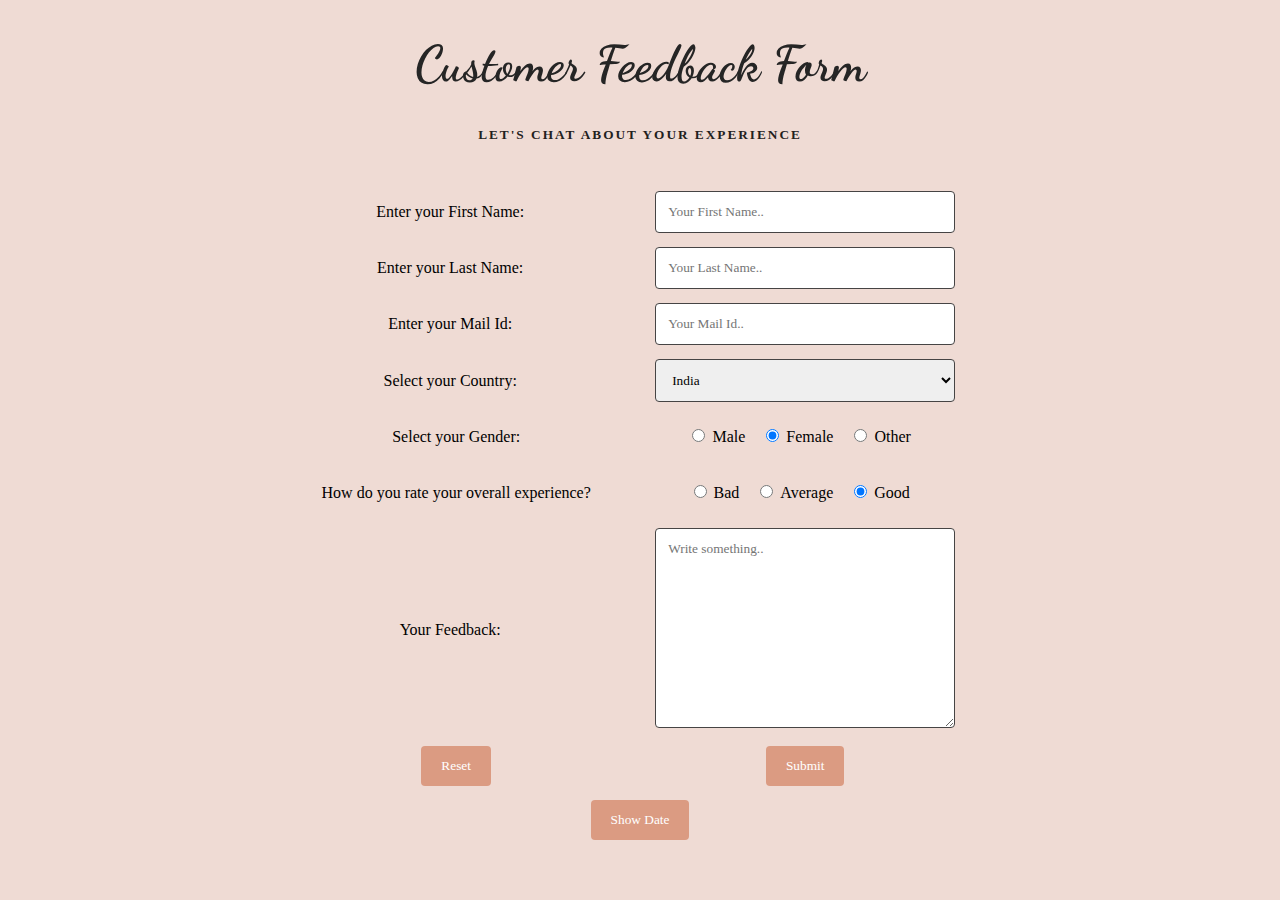
<file: Feedback.html>
<!DOCTYPE html>
<html lang="en">
<head>
    <meta charset="UTF-8">
    <meta name="viewport" content="width=device-width, initial-scale=1.0">
    <link rel="icon" href="Images_Main/favicon.ico" type="image/x-icon"/>
    <link href="https://fonts.googleapis.com/css2?family=Averia+Serif+Libre:wght@700&family=Josefin+Sans&family=Montserrat:wght@500&display=swap" rel="stylesheet">
    <link href="https://fonts.googleapis.com/css2?family=Dancing+Script:wght@600&display=swap" rel="stylesheet">
    <script>
        function displayDate() {
            document.getElementById("showDate").innerHTML = Date();
        }
    </script>
    <style>
        * {box-sizing: border-box;}
        input[type=text], select, textarea {    
            width: 300px;    
            padding: 12px;    
            border: 1px solid rgb(70, 68, 68);    
            border-radius: 4px;    
            resize: vertical;
            font-family: 'Arvo', serif;
            margin: 5px 0;
        }   
        input[type=email], select, textarea {    
            width: 300px;    
            padding: 12px;    
            border: 1px solid rgb(70, 68, 68);    
            border-radius: 4px;    
            resize: vertica;
            font-family: 'Arvo', serif; 
            margin: 5px 0;
        }
        label {    
            padding: 12px 12px 12px 0;    
            display: inline-block;
            margin: 5px 0;
             
        }
        input[type=submit] {    
            background-color: #db9b82;    
            color: white;    
            padding: 12px 20px;    
            border: none;    
            border-radius: 4px;    
            cursor: pointer;    
            float: center;
            font-family: 'Arvo', serif; 
            margin: 5px 0;
        }
        input[type=reset] {    
            background-color: #db9b82;    
            color: white;    
            padding: 12px 20px;    
            border: none;    
            border-radius: 4px;    
            cursor: pointer;    
            float: center;
            font-family: 'Arvo', serif;
            margin: 5px 0; 
        }
        input[type=submit]:hover {    
            background-color: #b6ada6;
        }
        input[type=reset]:hover {    
            background-color: #b6ada6;
        }
        button[type=button] {    
            background-color: #db9b82;    
            color: white;    
            padding: 12px 20px;    
            border: none;    
            border-radius: 4px;    
            cursor: pointer;    
            float: center;
            font-family: 'Arvo', serif; 
            margin: 5px 0;
        }
    </style>
    <title>Kami</title>
</head>
<body bgcolor="#efdbd4" align="center">
    <h1 style="font-family: 'Dancing Script', cursive; color: #252525; font-size: 50px;">Customer Feedback Form</h1>
    <h5 style="font-family: 'Arvo', serif; letter-spacing: 2px; color: #1f2120;">LET'S CHAT ABOUT YOUR EXPERIENCE</h5> <br>
    <form action="Thanks.html" method="GET">
            <table width="700" align="center" style="font-family: 'Arvo', serif;">
                <tr>
                    <td>
                        <label for="fname">Enter your First Name:</label>
                    </td>
                    <td>
                        <input type="text" name="firstname" id="fname" placeholder="Your First Name.." required>
                    </td>
                </tr>
                <tr>
                    <td>
                        <label for="lname">Enter your Last Name:</label>
                    </td>
                    <td>
                        <input type="text" name="lastname" id="lname" placeholder="Your Last Name.." required>
                    </td>
                </tr>
                <tr>
                    <td>
                        <label for="email">Enter your Mail Id:</label>
                    </td>
                    <td>
                        <input type="email" name="mailid" id="email" placeholder="Your Mail Id.." required>
                    </td>
                </tr>
                <tr>
                    <td>
                        <label for="country">Select your Country:</label>
                    </td>
                    <td>
                        <select name="country" id="country" required>
                            <option value="None">Select Country</option>
                            <option value="Australia">Australia</option>
                            <option value="Canada">Canada</option>
                            <option value="USA">USA</option>
                            <option value="India" selected>India</option>
                            <option value="Russia">Russia</option>
                            <option value="Japan">Japan</option>
                            <option value="China">China</option>
                        </select>
                    </td>
                </tr>
                <tr>
                    <td>
                        Select your Gender:
                    </td>
                    <td>
                        <input type="radio" name="gender" id="Male" value="Male">
                        <label for="Male">Male</label>
                        <input type="radio" name="gender" id="Female" value="Female" checked>
                        <label for="Female">Female</label>
                        <input type="radio" name="gender" id="Other" value="Other">
                        <label for="Other">Other</label>
                    </td>
                </tr>
                <tr>
                    <td>
                        How do you rate your overall experience?
                    </td>
                    <td>
                        <input type="radio" name="experience" id="radio_experience" value="Bad">
                        <label for="experience1">Bad</label>
                        <input type="radio" name="experience" id="radio_experience" value="Average">
                        <label for="experience2">Average</label>
                        <input type="radio" name="experience" id="radio_experience" value="Good" checked>
                        <label for="experience3">Good</label>
                    </td>
                </tr>
                <tr>
                    <td>
                        <label for="feedback">Your Feedback:</label>
                    </td>
                    <td>
                        <textarea name="subject" id="subject" placeholder="Write something.." style="height: 200px;" required></textarea>
                    </td>
                </tr>
                <tr>
                    <td>
                        <input type="Reset">
                    </td>
                    <td>
                        <input type="Submit">
                    </td>
                </tr>
                <tr>
                    <td colspan="2">
                        <button type="button" onclick="displayDate()">Show Date</button>
                        <b><p id="showDate"></p></b>
                    </td>
                </tr>
            </table>
        </form>
</body>
</html>
</file>
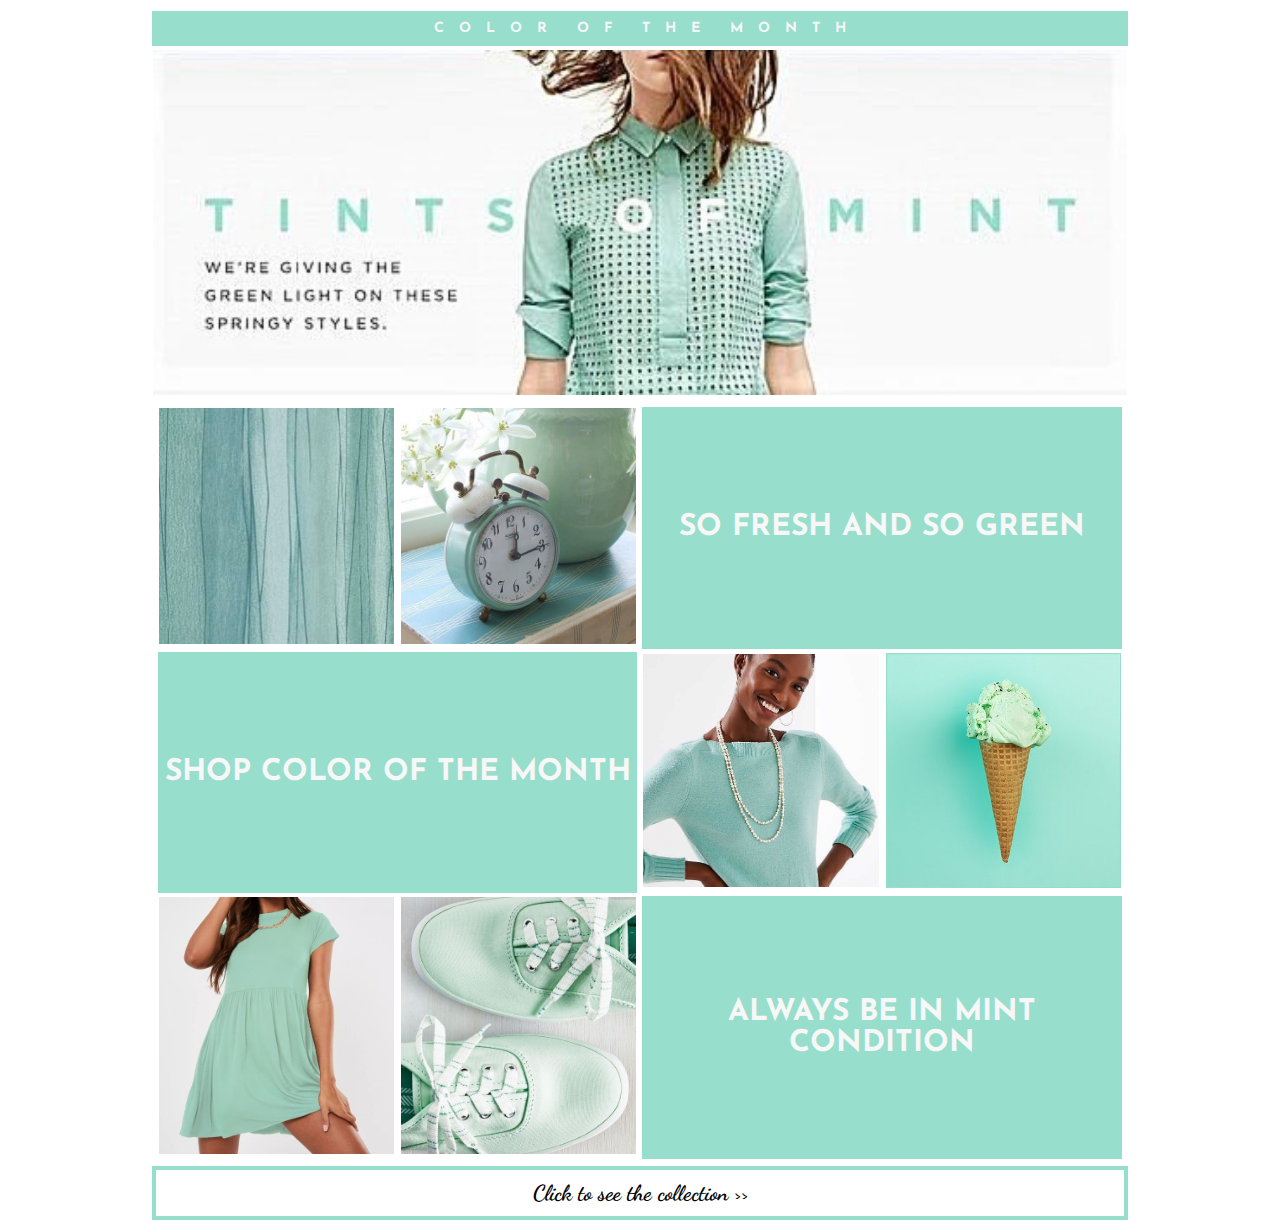
<file: Mint.html>
<!DOCTYPE html>
<html lang="en">
<head>
    <meta charset="UTF-8">
    <meta name="viewport" content="width=device-width, initial-scale=1.0">
    <link rel="icon" href="Images_Main/favicon.ico" type="image/x-icon" / >
    <link href="https://fonts.googleapis.com/css2?family=Averia+Serif+Libre:wght@700&family=Josefin+Sans&family=Montserrat:wght@500&display=swap" rel="stylesheet">
    <link href="https://fonts.googleapis.com/css2?family=Dancing+Script:wght@600&display=swap" rel="stylesheet">
    <title>Kami</title>
    <style>
        table {
                border-collapse: separate;
                border-spacing: 5px 3px;
        }
    </style>
</head>
<body>
    <table align="center" style="width: 78%;">
        <tr style="text-align: center; background-color: #97decc; font-size: 14px; font-family: 'Josefin Sans', sans-serif; color: #f7f7f7; font-weight: bold;">
            <td style="padding: 10px;">
                C &nbsp; O &nbsp; L &nbsp; O &nbsp; R &nbsp;&nbsp;&nbsp;&nbsp; O &nbsp; F &nbsp;&nbsp;&nbsp;&nbsp; T &nbsp; H &nbsp; E &nbsp;&nbsp;&nbsp;&nbsp; M &nbsp; O &nbsp; N &nbsp; T &nbsp; H
            </td>
        </tr>
        <tr>
            <td>
                <img src="Images_Mint/Cover.jpg" alt="Tints of Mint" width="100%">
            </td>
        </tr>
        <tr>
            <td>
                <table style="width: 100%; padding: 0px;">
                    <tr>
                        <td style="width: 25%;"><img width="100%" src="Images_Mint/1.jpg" alt="1"></td>
                        <td style="width: 25%;"><img width="100%" src="Images_Mint/2.jpg" alt="2"></td>
                        <td colspan="2" style="width: 50%; text-align: center; background-color: #97decc; font-size: 30px; font-family: 'Josefin Sans', sans-serif; color: #f7f7f7; font-weight: bold;">SO FRESH AND SO GREEN</td>
                    </tr>
                    <tr>
                        <td colspan="2" style="width: 50%; text-align: center; background-color: #97decc; font-size: 30px; font-family: 'Josefin Sans', sans-serif; color: #f7f7f7; font-weight: bold;">SHOP COLOR OF THE MONTH</td>
                        <td style="width: 25%;"><img width="100%" src="Images_Mint/4.jpg" alt="4"></td>
                        <td style="width: 25%;"><img width="100%" src="Images_Mint/3.jpg" alt="3"></td>
                    </tr>
                    <tr>
                        <td style="width: 25%;"><img width="100%" src="Images_Mint/5.jpg" alt="5"></td>
                        <td style="width: 25%;"><img width="100%" src="Images_Mint/6.jpg" alt="6"></td>
                        <td colspan="2" style="width: 50%; text-align: center; background-color: #97decc; font-size: 30px; font-family: 'Josefin Sans', sans-serif; color: #f7f7f7; font-weight: bold;">ALWAYS BE IN MINT CONDITION</td>
                    </tr>
                </table>
            </td>
        </tr>
        <tr>
            <td style="padding: 10px; text-align: center;  border-collapse: separate; border: 4px solid #97decc; font-family: 'Dancing Script', cursive; font-weight: bold; font-size: 22px;">Click to see the collection >></td>
        </tr>    
    </table>
</body>
</html>
</file>
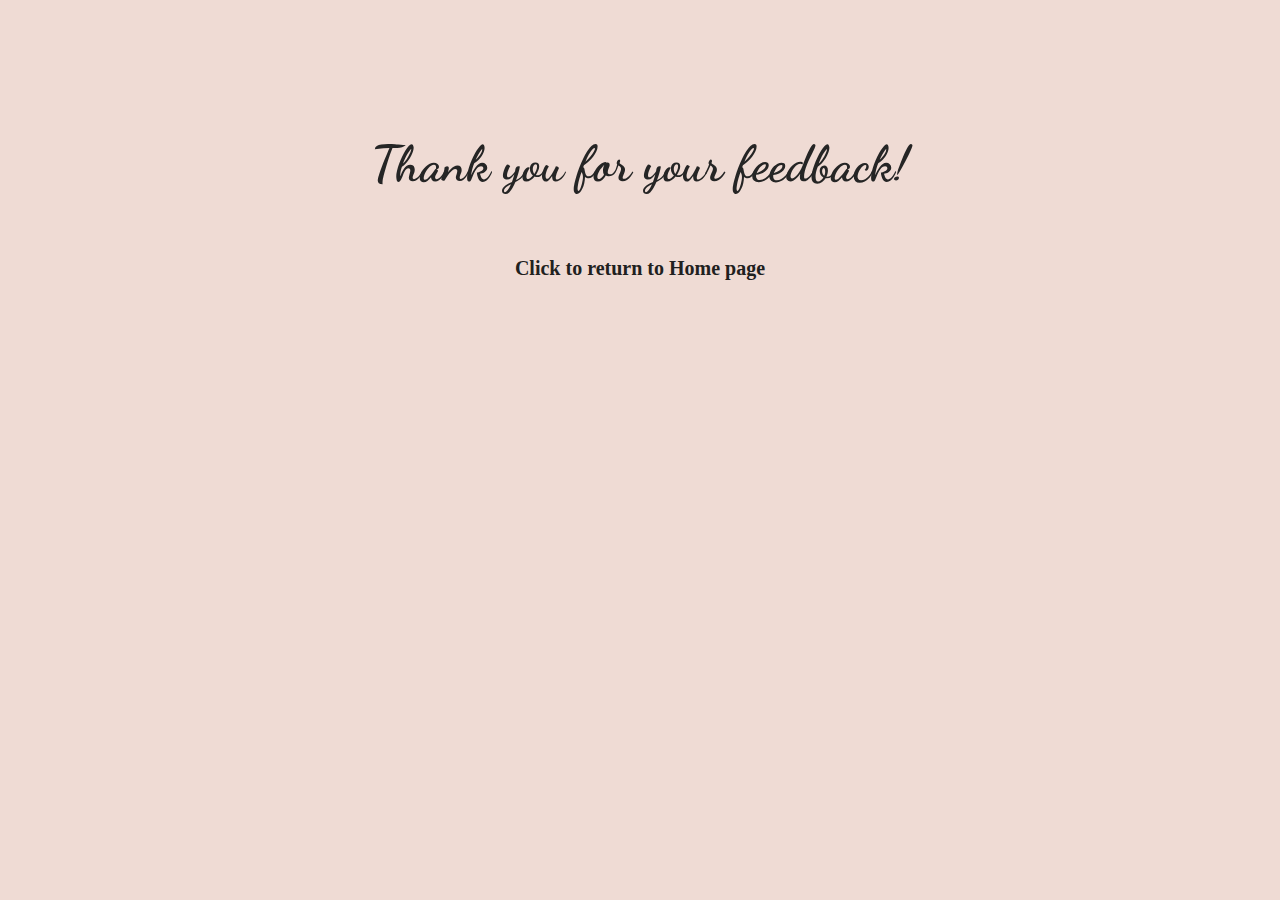
<file: Thanks.html>
<!DOCTYPE html>
<html lang="en">
<head>
    <meta charset="UTF-8">
    <meta name="viewport" content="width=device-width, initial-scale=1.0">
    <link rel="icon" href="Images_Main/favicon.ico" type="image/x-icon"/>
    <link href="https://fonts.googleapis.com/css2?family=Averia+Serif+Libre:wght@700&family=Josefin+Sans&family=Montserrat:wght@500&display=swap" rel="stylesheet">
    <link href="https://fonts.googleapis.com/css2?family=Dancing+Script:wght@600&display=swap" rel="stylesheet">
    <style>
        A:link {color: #1f2120; text-decoration: none;} 
        A:visited {color: #1f2120;}
        A:hover {color: #db9b82;}   
    </style>
    <title>Kami</title>
</head>
<body align="center" bgcolor="#efdbd4">
    <h1 style="font-family: 'Dancing Script', cursive; color: #252525; font-size: 50px; padding-top: 100px; ">Thank you for your feedback!</h1>
    <a href="index.html"><h1 style="padding: 30px; font-family: 'Arvo', serif; font-weight: bold; font-size: 20px;">Click to return to Home page</h1></a>
</body>
</html>
</file>
<file: stylesheet.css>
* {box-sizing:border-box}
body {font-family: Verdana, sans-serif; margin:0}
.mySlides {display: none}
img {vertical-align: middle;}

/* Slideshow container */
.slideshow-container {
  max-width: 1600px;
  position: relative;
  margin: auto;
}

/* Hide the images by default */
.mySlides {
  display: none;
}

/* Next & previous buttons */
.prev, .next {
  cursor: pointer;
  position: absolute;
  top: 50%;
  width: auto;
  margin-top: -22px;
  padding: 16px;
  color: white;
  font-weight: bold;
  font-size: 18px;
  transition: 0.6s ease;
  border-radius: 0 3px 3px 0;
  user-select: none;
}

/* Position the "next button" to the right */
.next {
  right: 0;
  border-radius: 3px 0 0 3px;
}

/* On hover, add a black background color with a little bit see-through */
.prev:hover, .next:hover {
  background-color: rgba(0,0,0,0.8);
}

/* Caption text */
.text {
  color: #f2f2f2;
  font-size: 15px;
  padding: 8px 12px;
  position: absolute;
  bottom: 8px;
  width: 100%;
  text-align: center;
}

/* Number text (1/3 etc) */
.numbertext {
  color: #f2f2f2;
  font-size: 12px;
  padding: 8px 12px;
  position: absolute;
  top: 0;
}

/* The dots/bullets/indicators */
.dot {
  cursor: pointer;
  height: 15px;
  width: 15px;
  margin: 0 2px;
  background-color: #bbb;
  border-radius: 50%;
  display: inline-block;
  transition: background-color 0.6s ease;
}

.active, .dot:hover {
  background-color: #717171;
}

/* Fading animation */
.fade {
  -webkit-animation-name: fade;
  -webkit-animation-duration: 1.5s;
  animation-name: fade;
  animation-duration: 1.5s;
}

@-webkit-keyframes fade {
  from {opacity: .4}
  to {opacity: 1}
}

@keyframes fade {
  from {opacity: .4}
  to {opacity: 1}
}

.container {
  position: relative;
  font-family: Arial;
}

.text-block {
  position: absolute;
  bottom: 20px;
  right: 20px;
  background-color:#936f4b;
  color: #f4ede7;
  padding-left: 20px;
  padding-right: 20px;
}

* {
  box-sizing: border-box;
}

/* Three image containers (use 25% for four, and 50% for two, etc) */
.column {
  float: left;
  width: 33.33%;
  padding: 5px;
}

/* Clear floats after image containers */
.row::after {
  content: "";
  clear: both;
  display: table;
}
</file>
